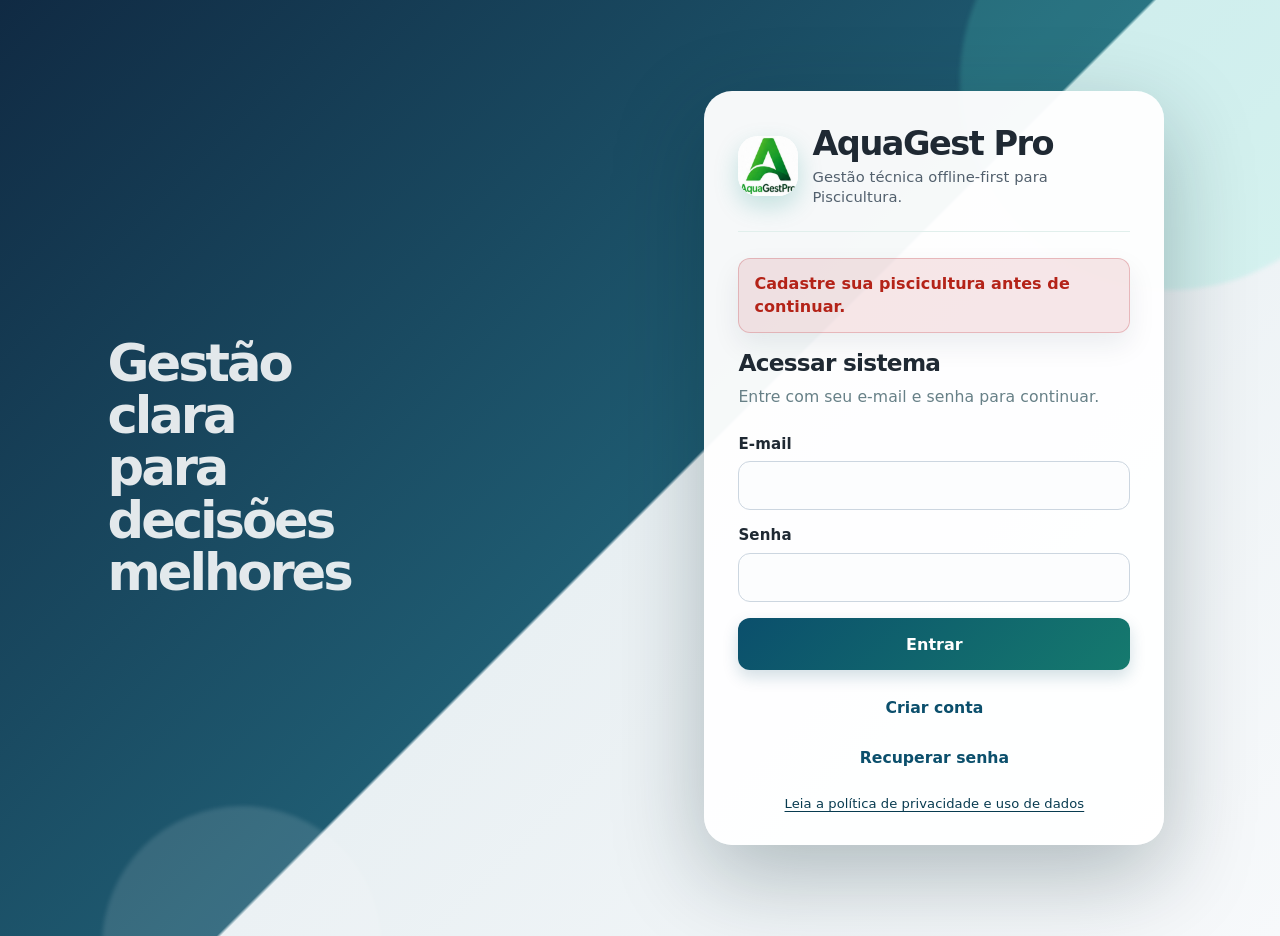
<file: index.html>
<!DOCTYPE html>
<html lang="pt-BR">
<head>
  <meta charset="utf-8" />

  <meta
    name="viewport"
    content="width=device-width, initial-scale=1, viewport-fit=cover"
  />

  <meta name="theme-color" content="#0f8f81" />
  <meta name="application-name" content="AquaGest Pro" />
  <meta
    name="description"
    content="AquaGest Pro — gestão técnica offline-first para Piscicultura, viveiros, produção, biometria, água, arraçoamento, estoque, financeiro e relatórios."
  />

  <meta name="mobile-web-app-capable" content="yes" />
  <meta name="apple-mobile-web-app-capable" content="yes" />
  <meta
    name="apple-mobile-web-app-status-bar-style"
    content="default"
  />
  <meta name="apple-mobile-web-app-title" content="AquaGest Pro" />

  <title>AquaGest Pro</title>

  <link rel="manifest" href="manifest.json" />

  <link
    rel="icon"
    type="image/png"
    sizes="192x192"
    href="icon-192.png"
  />

  <link
    rel="apple-touch-icon"
    href="icon-192.png"
  />

  <link rel="stylesheet" href="estilo.css" />
  
  
  

  <script>
    (function () {
      var params = new URLSearchParams(window.location.search);
      if (params.get("desktop") === "1") {
        document.documentElement.classList.add("desktop-mode");
      }
    })();
  </script>

  <style>
    /*
      Proteção mínima de boot.

      O controle principal continua sendo feito
      pelos arquivos CSS do AquaGest Pro.
    */

    .hidden {
      display: none !important;
    }

    .auth-panel {
      display: block;
    }

    .auth-panel.hidden {
      display: none !important;
    }

    .auth-panel.active {
      display: block;
    }
  </style>
</head>

<body>
  <div
    id="systemMessage"
    class="system-message hidden"
    aria-live="polite"
    role="status"
  ></div>

  <!-- =====================================================
       ÁREA PÚBLICA / AUTENTICAÇÃO
  ====================================================== -->

  <main id="publicArea" class="public-area">
    <div class="auth-layout">
      <section class="auth-card">
        <div class="auth-brand">
          <div class="brand-icon" aria-hidden="true">
            <img src="icon-192.png" alt="" />
          </div>

          <div>
            <h1>AquaGest Pro</h1>
            <p>Gestão técnica offline-first para Piscicultura.</p>
          </div>
        </div>

        <div
          id="authMessage"
          class="system-message hidden"
          aria-live="polite"
          role="status"
        ></div>

        <!-- Login -->

        <section
          id="loginPanel"
          class="auth-panel active"
          aria-labelledby="loginPanelTitle"
        >
          <h2 id="loginPanelTitle">Acessar sistema</h2>

          <p>
            Entre com seu e-mail e senha para continuar.
          </p>

          <form
            id="loginForm"
            class="form"
            autocomplete="off"
          >
            <label for="loginEmail">E-mail</label>

            <input
              id="loginEmail"
              name="email"
              type="text"
              autocomplete="off"
              inputmode="email"
              autocapitalize="none"
              spellcheck="false"
              data-lpignore="true"
              data-1p-ignore="true"
              required
            />

            <label for="loginPassword">Senha</label>

            <input
              id="loginPassword"
              name="password"
              type="password"
              autocomplete="current-password"
              required
            />

            <button
              class="primary-btn"
              type="submit"
            >
              Entrar
            </button>
          </form>

          <div class="auth-actions">
            <button
              id="showCreateAccountBtn"
              class="link-btn"
              type="button"
            >
              Criar conta
            </button>

            <button
              id="showRecoveryBtn"
              class="link-btn"
              type="button"
            >
              Recuperar senha
            </button>
          </div>
        </section>

        <!-- Criar conta -->

        <section
          id="createAccountPanel"
          class="auth-panel hidden"
          aria-labelledby="createAccountPanelTitle"
        >
          <h2 id="createAccountPanelTitle">Criar conta</h2>

          <p>
            Cadastre o proprietário responsável pela Piscicultura.
          </p>

          <form
            id="createAccountForm"
            class="form"
            autocomplete="on"
          >
            <label for="createName">
              Nome do proprietário
            </label>

            <input
              id="createName"
              name="name"
              type="text"
              autocomplete="name"
              required
            />

            <label for="createEmail">
              E-mail
            </label>

            <input
              id="createEmail"
              name="email"
              type="email"
              autocomplete="email"
              inputmode="email"
              required
            />

            <label for="createPassword">
              Senha
            </label>

            <input
              id="createPassword"
              name="password"
              type="password"
              autocomplete="new-password"
              required
            />

            <label for="createConfirmPassword">
              Confirmar senha
            </label>

            <input
              id="createConfirmPassword"
              name="confirmPassword"
              type="password"
              autocomplete="new-password"
              required
            />

            <label for="createSecurityQuestion">
              Pergunta de segurança
            </label>

            <input
              id="createSecurityQuestion"
              name="securityQuestion"
              type="text"
              required
            />

            <label for="createSecurityAnswer">
              Resposta de segurança
            </label>

            <input
              id="createSecurityAnswer"
              name="securityAnswer"
              type="text"
              autocomplete="off"
              required
            />

            <button
              class="primary-btn"
              type="submit"
            >
              Criar conta
            </button>
          </form>

          <div class="auth-actions">
            <button
              id="backToLoginFromCreateBtn"
              class="link-btn"
              type="button"
            >
              Voltar para login
            </button>
          </div>
        </section>

        <!-- Recuperação -->

        <section
          id="recoveryPanel"
          class="auth-panel hidden"
          aria-labelledby="recoveryPanelTitle"
        >
          <h2 id="recoveryPanelTitle">
            Recuperar senha
          </h2>

          <p>
            Informe o e-mail cadastrado ou o nome do proprietário
            para carregar a pergunta de segurança.
          </p>

          <form
            id="recoveryQuestionForm"
            class="form"
            autocomplete="off"
          >
            <label for="recoveryEmail">
              E-mail cadastrado ou nome do proprietário
            </label>

            <input
              id="recoveryEmail"
              name="email"
              type="text"
              autocomplete="username"
              required
            />

            <button
              class="primary-btn"
              type="submit"
            >
              Buscar pergunta
            </button>
          </form>

          <form
            id="resetPasswordForm"
            class="form hidden"
            autocomplete="off"
          >
            <label>
              Pergunta de segurança
            </label>

            <div
              id="recoveryQuestionText"
              class="readonly-box"
              aria-live="polite"
            >
              Aguardando identificação.
            </div>

            <label for="recoverySecurityAnswer">
              Resposta
            </label>

            <input
              id="recoverySecurityAnswer"
              name="securityAnswer"
              type="text"
              autocomplete="off"
              required
            />

            <label for="recoveryNewPassword">
              Nova senha
            </label>

            <input
              id="recoveryNewPassword"
              name="newPassword"
              type="password"
              autocomplete="new-password"
              required
            />

            <label for="recoveryConfirmPassword">
              Confirmar nova senha
            </label>

            <input
              id="recoveryConfirmPassword"
              name="confirmPassword"
              type="password"
              autocomplete="new-password"
              required
            />

            <button
              class="primary-btn"
              type="submit"
            >
              Redefinir senha
            </button>
          </form>

          <div class="auth-actions">
            <button
              id="backToLoginFromRecoveryBtn"
              class="link-btn"
              type="button"
            >
              Voltar para login
            </button>
          </div>
        </section>
        <p class="privacy-link"><a href="privacidade.html" target="_blank" rel="noopener">Leia a política de privacidade e uso de dados</a></p>
      </section>
    </div>
  </main>

  <!-- =====================================================
       ÁREA INTERNA
  ====================================================== -->

  <main
    id="appArea"
    class="app-shell hidden"
  >
    <aside
      id="sidebar"
      class="sidebar"
      aria-label="Menu principal"
    >
      <div class="brand">
        <div
          class="brand-icon"
          aria-hidden="true"
        >
          <img src="icon-192.png" alt="" />
        </div>

        <div>
          <h1>AquaGest Pro</h1>

          <span id="sidebarUserLabel">
            Usuário
          </span>
        </div>
      </div>

      <nav
        class="main-nav"
        aria-label="Módulos do AquaGest Pro"
      >
        <button
          class="nav-item nav-link nav-btn active"
          type="button"
          data-screen="dashboard"
        >
          Painel
        </button>

        <button
          class="nav-item nav-link nav-btn"
          type="button"
          data-screen="piscicultura"
        >
          Piscicultura
        </button>

        <button
          class="nav-item nav-link nav-btn"
          type="button"
          data-screen="viveiros"
        >
          Viveiros
        </button>

        <button
          class="nav-item nav-link nav-btn"
          type="button"
          data-screen="producao"
        >
          Produção
        </button>

        <button
          class="nav-item nav-link nav-btn"
          type="button"
          data-screen="biometria"
        >
          Biometria
        </button>

        <button
          class="nav-item nav-link nav-btn"
          type="button"
          data-screen="dimensionamento"
        >
          Dimensionamento
        </button>

        <button
          class="nav-item nav-link nav-btn"
          type="button"
          data-screen="sanidade"
        >
          Sanidade
        </button>

        <button
          class="nav-item nav-link nav-btn"
          type="button"
          data-screen="agua"
        >
          Água
        </button>

        <button
          class="nav-item nav-link nav-btn"
          type="button"
          data-screen="arracoamento"
        >
          Arraçoamento
        </button>

        <button
          class="nav-item nav-link nav-btn"
          type="button"
          data-screen="estoque"
        >
          Estoque
        </button>

        <button
          class="nav-item nav-link nav-btn"
          type="button"
          data-screen="financeiro"
        >
          Financeiro
        </button>

        <button
          class="nav-item nav-link nav-btn"
          type="button"
          data-screen="relatorios"
        >
          Relatórios
        </button>

        <button
          class="nav-item nav-link nav-btn"
          type="button"
          data-screen="configuracoes"
        >
          Configurações
        </button>
      </nav>

      <div class="sidebar-footer">
        <button
          id="themeToggleBtn"
          class="secondary-btn"
          type="button"
        >
          Alternar tema
        </button>

        <button
          id="logoutBtn"
          class="secondary-btn"
          type="button"
        >
          Sair
        </button>

        <small id="offlineStatus">
          Modo Online
        </small>
      </div>
    </aside>

    <section class="main-content">
      <header class="topbar">
        <button
          id="menuToggleBtn"
          class="icon-btn"
          type="button"
          aria-label="Abrir menu"
          aria-controls="sidebar"
        >
          ☰
        </button>

        <div>
          <h2 id="screenTitle">
            Painel
          </h2>

          <p id="screenSubtitle">
            Resumo geral do AquaGest Pro.
          </p>
        </div>
      </header>

      <!-- ===================================================
           STATUS GLOBAL
      ==================================================== -->

      <div class="status-grid">
        <div class="status-card">
          <strong>Banco local</strong>
          <span id="dbStatus">
            IndexedDB aguardando
          </span>
        </div>

        <div class="status-card">
          <strong>Aplicativo</strong>
          <span id="appStatus">
            Inicializando
          </span>
        </div>

        <div class="status-card">
          <strong>Service Worker</strong>
          <span id="swStatus">
            Aguardando registro
          </span>
        </div>

        <div class="status-card">
          <strong>Conexão</strong>
          <span id="connectionStatus">
            Verificando
          </span>
        </div>

        <div class="status-card">
          <strong>Autenticação</strong>
          <span id="authStatus">
            Não autenticado
          </span>
        </div>

        <div class="status-card">
          <strong>Piscicultura</strong>
          <span id="propertyStatus">
            Não cadastrada
          </span>
        </div>
      </div>

      <!-- ===================================================
           TELAS
      ==================================================== -->

      <section id="screens">

        <!-- Painel -->

        <section
          id="screen-dashboard"
          class="screen active"
        >
          <section class="page-card">
            <h3>Painel</h3>

            <p>
              Resumo da piscicultura e alertas do dia.
            </p>
          </section>
        </section>

        <!-- =================================================
             PISCICULTURA
        ================================================== -->

        <section
          id="screen-piscicultura"
          class="screen"
        >
          <section
            id="propertySummaryBox"
            class="page-card hidden"
          >
            <div class="toolbar">
              <div class="toolbar-title">
                <h3 id="propertySummaryTitle">
                  Piscicultura não cadastrada
                </h3>

                <span id="propertySummaryDescription">
                  Preencha os dados da piscicultura.
                </span>
              </div>
            </div>

            <div class="status-grid">
              <div class="status-card">
                <strong>
                  Código da Piscicultura
                </strong>

                <span id="propertySummaryId">
                  Código será gerado ao salvar
                </span>
              </div>

              <div class="status-card">
                <strong>
                  Responsável
                </strong>

                <span id="propertySummaryOwner">
                  Responsável não informado
                </span>
              </div>

              <div class="status-card">
                <strong>
                  Produção
                </strong>

                <span id="propertySummaryProduction">
                  Produção não informada
                </span>
              </div>

              <div class="status-card">
                <strong>
                  Sistema de cultivo
                </strong>

                <span id="propertySummarySystem">
                  Sistema de cultivo não informado
                </span>
              </div>
            </div>
          </section>

          <section class="page-card">
            <div class="toolbar">
              <div class="toolbar-title">
                <h3 id="propertyFormTitle">
                  Cadastrar piscicultura
                </h3>

                <span>
                  Dados gerais da unidade produtiva.
                </span>
              </div>
            </div>

            <form
              id="pisciculturaForm"
              class="form"
            >
              <div class="form-grid">
                <div>
                  <label for="property_name">
                    Nome da Piscicultura
                  </label>

                  <input
                    id="property_name"
                    name="name"
                    type="text"
                    required
                  />
                </div>

                <div>
                  <label for="property_ownerName">
                    Responsável
                  </label>

                  <input
                    id="property_ownerName"
                    name="ownerName"
                    type="text"
                    required
                  />
                </div>

                <div>
                  <label for="property_document">
                    CPF/CNPJ
                  </label>

                  <input
                    id="property_document"
                    name="document"
                    type="text"
                  />
                </div>

                <div>
                  <label for="property_email">
                    E-mail
                  </label>

                  <input
                    id="property_email"
                    name="email"
                    type="email"
                    inputmode="email"
                  />
                </div>

                <div>
                  <label for="property_phone">
                    Celular
                  </label>

                  <input
                    id="property_phone"
                    name="phone"
                    type="tel"
                    inputmode="tel"
                  />
                </div>

                <div>
                  <label for="property_city">
                    Município
                  </label>

                  <input
                    id="property_city"
                    name="city"
                    type="text"
                  />
                </div>

                <div>
                  <label for="property_state">
                    UF
                  </label>

                  <input
                    id="property_state"
                    name="state"
                    type="text"
                    maxlength="2"
                  />
                </div>

                <div>
                  <label for="property_address">
                    Endereço
                  </label>

                  <input
                    id="property_address"
                    name="address"
                    type="text"
                  />
                </div>

                <div>
                  <label for="property_area">
                    Área
                  </label>

                  <input
                    id="property_area"
                    name="area"
                    type="number"
                    min="0"
                    step="0.01"
                    inputmode="decimal"
                  />
                </div>

                <div>
                  <label for="property_areaUnit">
                    Unidade da área
                  </label>

                  <select
                    id="property_areaUnit"
                    name="areaUnit"
                  >
                    <option value="ha">
                      ha
                    </option>

                    <option value="m2">
                      m²
                    </option>
                  </select>
                </div>

                <div>
                  <label for="property_productionType">
                    Tipo de produção
                  </label>

                  <select
                    id="property_productionType"
                    name="productionType"
                  >
                    <option value="Tilápia">
                      Tilápia
                    </option>

                    <option value="Peixes nativos">
                      Peixes nativos
                    </option>

                    <option value="Policultivo">
                      Policultivo
                    </option>

                    <option value="Outro">
                      Outro
                    </option>
                  </select>
                </div>

                <div>
                  <label for="property_systemType">
                    Sistema de cultivo
                  </label>

                  <select
                    id="property_systemType"
                    name="systemType"
                  >
                    <option value="">
                      Selecione
                    </option>

                    <option value="Viveiro escavado">
                      Viveiro escavado
                    </option>

                    <option value="Tanque-rede">
                      Tanque-rede
                    </option>

                    <option value="Geomembrana">
                      Geomembrana
                    </option>

                    <option value="Recirculação">
                      Recirculação
                    </option>

                    <option value="Outro">
                      Outro
                    </option>
                  </select>
                </div>
              </div>

              <label for="property_notes">
                Observações
              </label>

              <textarea
                id="property_notes"
                name="notes"
                rows="3"
              ></textarea>

              <button
                id="propertySubmitBtn"
                class="primary-btn"
                type="submit"
              >
                <span id="propertySubmitText">
                  Salvar piscicultura
                </span>
              </button>
            </form>
          </section>
        </section>

        <!-- =================================================
             VIVEIROS
        ================================================== -->

        <section
          id="screen-viveiros"
          class="screen"
        >
          <section class="page-card">
            <div class="toolbar">
              <div class="toolbar-title">
                <h3 id="pondFormTitle">
                  Cadastrar viveiro
                </h3>

                <span>
                  Cadastro técnico dos viveiros da Piscicultura.
                </span>
              </div>
            </div>

            <form
              id="viveiroForm"
              class="form"
            >
              <input
                id="pond_id"
                name="id"
                type="hidden"
              />

              <div class="form-grid">
                <div>
                  <label for="pond_name">
                    Nome do viveiro
                  </label>

                  <input
                    id="pond_name"
                    name="name"
                    type="text"
                    required
                  />
                </div>

                <div>
                  <label for="pond_structureType">
                    Tipo de estrutura
                  </label>

                  <select
                    id="pond_structureType"
                    name="structureType"
                    required
                  >
                    <option value="">
                      Selecione
                    </option>

                    <option value="Viveiro escavado">
                      Viveiro escavado
                    </option>

                    <option value="Tanque-rede">
                      Tanque-rede
                    </option>

                    <option value="Geomembrana">
                      Geomembrana
                    </option>

                    <option value="Outro">
                      Outro
                    </option>
                  </select>
                </div>

                <div>
                  <label for="pond_areaM2">
                    Área (m²)
                  </label>

                  <input
                    id="pond_areaM2"
                    name="areaM2"
                    type="number"
                    min="0"
                    step="0.01"
                    inputmode="decimal"
                    required
                  />
                </div>

                <div>
                  <label for="pond_averageDepthM">
                    Profundidade média (m)
                  </label>

                  <input
                    id="pond_averageDepthM"
                    name="averageDepthM"
                    type="number"
                    min="0"
                    step="0.01"
                    inputmode="decimal"
                    required
                  />
                </div>

                <div>
                  <label for="pond_maxDensityKgM3">
                    Densidade máxima recomendada (kg/m³)
                  </label>

                  <input
                    id="pond_maxDensityKgM3"
                    name="maxDensityKgM3"
                    type="number"
                    min="0"
                    step="0.01"
                    inputmode="decimal"
                    required
                  />
                </div>

                <div>
                  <label for="pond_status">
                    Status
                  </label>

                  <select
                    id="pond_status"
                    name="status"
                  >
                    <option value="active">
                      Ativo
                    </option>

                    <option value="maintenance">
                      Manutenção
                    </option>

                    <option value="inactive">
                      Inativo
                    </option>
                  </select>
                </div>

                <div>
                  <label for="pond_volumeM3">
                    Volume estimado
                  </label>

                  <input
                    id="pond_volumeM3"
                    name="volumeM3"
                    type="text"
                    readonly
                    value="Calculado automaticamente"
                  />
                </div>

                <div>
                  <label for="pond_maxBiomassKg">
                    Biomassa máxima recomendada
                  </label>

                  <input
                    id="pond_maxBiomassKg"
                    name="maxBiomassKg"
                    type="text"
                    readonly
                    value="Calculada automaticamente"
                  />
                </div>

                <div>
                  <label for="pond_aeratorCount">
                    Quantidade de aeradores
                  </label>

                  <input
                    id="pond_aeratorCount"
                    name="aeratorCount"
                    type="number"
                    min="0"
                    step="1"
                    inputmode="numeric"
                  />
                </div>

                <div>
                  <label for="pond_aerationPowerHp">
                    Potência total de aeração (cv)
                  </label>

                  <input
                    id="pond_aerationPowerHp"
                    name="aerationPowerHp"
                    type="number"
                    min="0"
                    step="0.1"
                    inputmode="decimal"
                  />
                </div>

                <div>
                  <label for="pond_aeratorType">
                    Tipo de aerador
                  </label>

                  <input
                    id="pond_aeratorType"
                    name="aeratorType"
                    type="text"
                  />
                </div>
              </div>

              <label for="pond_notes">
                Observações
              </label>

              <textarea
                id="pond_notes"
                name="notes"
                rows="3"
              ></textarea>

              <div class="form-actions">
                <button
                  id="pondSubmitBtn"
                  class="primary-btn"
                  type="submit"
                >
                  <span id="pondSubmitText">
                    Salvar viveiro
                  </span>
                </button>

                <button
                  id="pondCancelEditBtn"
                  class="secondary-btn hidden"
                  type="button"
                >
                  Cancelar edição
                </button>
              </div>
            </form>
          </section>

          <section class="page-card">
            <div class="toolbar">
              <div class="toolbar-title">
                <h3>
                  Viveiros cadastrados
                </h3>

                <span>
                  Lista técnica dos viveiros da Piscicultura.
                </span>
              </div>
            </div>

            <div
              id="pondsEmptyState"
              class="empty-state"
            >
              Nenhum viveiro cadastrado.
            </div>

            <div
              id="pondsTableWrapper"
              class="table-wrapper hidden"
            ></div>
          </section>
        </section>

        <!-- =================================================
             PRODUÇÃO
        ================================================== -->

        <section
          id="screen-producao"
          class="screen"
        >
          <section class="page-card" data-prod-tab="lotes">
            <div class="toolbar">
              <div class="toolbar-title">
                <h3>
                  Entrada do lote
                </h3>

                <span>
                  Registro inicial do lote produtivo.
                </span>
              </div>
            </div>

            <form
              id="producaoForm"
              class="form"
            >
              <input
                id="production_cycleId"
                name="cycleId"
                type="hidden"
              />

              <input
                id="production_stockingId"
                name="stockingId"
                type="hidden"
              />

              <div class="form-grid">
                <div>
                  <label for="production_pondId">
                    Viveiro
                  </label>

                  <select
                    id="production_pondId"
                    name="pondId"
                    required
                  >
                    <option value="">
                      Selecione um viveiro ativo disponível
                    </option>
                  </select>
                </div>

                <div>
                  <label for="production_startDate">
                    Data de alojamento
                  </label>

                  <input
                    id="production_startDate"
                    name="startDate"
                    type="date"
                    required
                  />
                </div>

                <div>
                  <label for="production_species">
                    Espécie
                  </label>

                  <input
                    id="production_species"
                    name="species"
                    type="text"
                    value="Tilápia"
                    required
                  />
                </div>

                <div>
                  <label for="production_category">
                    Categoria
                  </label>

                  <select
                    id="production_category"
                    name="category"
                    required
                  >
                    <option value="">
                      Selecione
                    </option>

                    <option value="Alevino">
                      Alevino
                    </option>

                    <option value="Juvenil">
                      Juvenil
                    </option>

                    <option value="Terminação">
                      Terminação
                    </option>
                  </select>
                </div>

                <div>
                  <label for="production_supplier">
                    Fornecedor
                  </label>

                  <input
                    id="production_supplier"
                    name="supplier"
                    type="text"
                    required
                  />
                </div>

                <div>
                  <label for="production_cooperativeLotNumber">
                    Nº do lote (cooperativa)
                  </label>

                  <input
                    id="production_cooperativeLotNumber"
                    name="cooperativeLotNumber"
                    type="text"
                    placeholder="Opcional — ex.: 377"
                  />
                </div>

                <div>
                  <label for="production_stockingMortality">
                    Mortos no alojamento
                  </label>

                  <input
                    id="production_stockingMortality"
                    name="stockingMortality"
                    type="number"
                    min="0"
                    step="1"
                    inputmode="numeric"
                    placeholder="Opcional"
                  />
                </div>

                <div>
                  <label for="production_quantity">
                    Quantidade de peixes
                  </label>

                  <input
                    id="production_quantity"
                    name="quantity"
                    type="number"
                    min="1"
                    step="1"
                    inputmode="numeric"
                    required
                  />
                </div>

                <div>
                  <label for="production_averageWeightG">
                    Peso médio inicial (g)
                  </label>

                  <input
                    id="production_averageWeightG"
                    name="averageWeightG"
                    type="number"
                    min="0"
                    step="0.01"
                    inputmode="decimal"
                    required
                  />
                </div>

                <div>
                  <label for="production_targetWeightG">
                    Peso final desejado (g)
                  </label>

                  <input
                    id="production_targetWeightG"
                    name="targetWeightG"
                    type="number"
                    min="0"
                    step="0.01"
                    inputmode="decimal"
                    required
                  />
                </div>

                <div>
                  <label for="production_plannedCycleDays">
                    Duração planejada do ciclo (dias)
                  </label>

                  <input
                    id="production_plannedCycleDays"
                    name="plannedCycleDays"
                    type="number"
                    min="1"
                    step="1"
                    inputmode="numeric"
                    placeholder="180"
                  />
                </div>

                <div>
                  <label for="production_initialBiomassKg">
                    Biomassa inicial
                  </label>

                  <input
                    id="production_initialBiomassKg"
                    name="initialBiomassKg"
                    type="text"
                    readonly
                    value="Calculada automaticamente"
                  />
                </div>

                <div>
                  <label for="production_densityKgM3">
                    Densidade inicial
                  </label>

                  <input
                    id="production_densityKgM3"
                    name="densityKgM3"
                    type="text"
                    readonly
                    value="Calculada automaticamente"
                  />
                </div>

                <div>
                  <label for="production_capacityUsePercent">
                    Uso da capacidade
                  </label>

                  <input
                    id="production_capacityUsePercent"
                    name="capacityUsePercent"
                    type="text"
                    readonly
                    value="Calculado automaticamente"
                  />
                </div>

                <div>
                  <label for="production_technicalStatus">
                    Situação técnica
                  </label>

                  <input
                    id="production_technicalStatus"
                    name="technicalStatus"
                    type="text"
                    readonly
                    value="Aguardando dados"
                  />
                </div>
              </div>

              <label for="production_notes">
                Observações
              </label>

              <textarea
                id="production_notes"
                name="notes"
                rows="3"
              ></textarea>

              <div class="form-actions">
                <button
                  id="productionSubmitBtn"
                  class="primary-btn"
                  type="submit"
                >
                  <span id="productionSubmitText">
                    Registrar entrada do lote
                  </span>
                </button>

                <button
                  id="productionCancelEditBtn"
                  class="secondary-btn hidden"
                  type="button"
                >
                  Cancelar edição
                </button>
              </div>
            </form>
          </section>

          <section class="page-card" data-prod-tab="lotes">
            <div class="toolbar">
              <div class="toolbar-title">
                <h3>
                  Lotes ativos
                </h3>

                <span>
                  Lotes em produção na Piscicultura.
                </span>
              </div>
            </div>

            <div
              id="productionEmptyState"
              class="empty-state"
            >
              Nenhum lote ativo encontrado.
            </div>

            <div
              id="productionListWrapper"
              class="hidden"
            ></div>
          </section>
        </section>

        <!-- =================================================
             BIOMETRIA
        ================================================== -->

        <section
          id="screen-biometria"
          class="screen"
        >
          <section class="page-card">
            <div class="toolbar">
              <div class="toolbar-title">
                <h3>
                  Biometria
                </h3>

                <span>
                  Registro técnico de crescimento, biomassa, CAA
                  e recomendação alimentar.
                </span>
              </div>
            </div>

            <form
              id="biometriaForm"
              class="form"
            >
              <input
                id="biometria_id"
                name="id"
                type="hidden"
              />

              <input
                id="biometria_cycleId"
                name="cycleId"
                type="hidden"
              />

              <input
                id="biometria_pondIdHidden"
                name="pondId"
                type="hidden"
              />

              <div class="form-grid">
                <div>
                  <label for="biometria_activeLotId">
                    Lote ativo / viveiro
                  </label>

                  <select
                    id="biometria_activeLotId"
                    name="activeLotId"
                    required
                  >
                    <option value="">
                      Selecione um lote ativo
                    </option>
                  </select>
                </div>

                <div>
                  <label for="biometria_date">
                    Data
                  </label>

                  <input
                    id="biometria_date"
                    name="date"
                    type="date"
                    required
                  />
                </div>

                <div>
                  <label for="biometria_sampleCount">
                    Peixes amostrados
                  </label>

                  <input
                    id="biometria_sampleCount"
                    name="sampleCount"
                    type="number"
                    min="0"
                    step="1"
                    inputmode="numeric"
                  />
                </div>

                <div>
                  <label for="biometria_sampleTotalWeightG">
                    Peso total da amostra (g)
                  </label>

                  <input
                    id="biometria_sampleTotalWeightG"
                    name="sampleTotalWeightG"
                    type="number"
                    min="0"
                    step="0.01"
                    inputmode="decimal"
                  />
                </div>

                <div>
                  <label for="biometria_mortality">
                    Mortalidade no período
                  </label>

                  <input
                    id="biometria_mortality"
                    name="mortality"
                    type="number"
                    min="0"
                    step="1"
                    inputmode="numeric"
                  />
                </div>

                <div>
                  <label for="biometria_feedPeriodKg">
                    Ração fornecida no período (kg)
                  </label>

                  <input
                    id="biometria_feedPeriodKg"
                    name="feedPeriodKg"
                    type="number"
                    min="0"
                    step="0.001"
                    inputmode="decimal"
                  />
                </div>

                <div>
                  <label for="biometria_temperatureC">
                    Temperatura da água (°C)
                  </label>

                  <input
                    id="biometria_temperatureC"
                    name="temperatureC"
                    type="number"
                    step="0.1"
                    inputmode="decimal"
                  />
                </div>

                <div>
                  <label for="biometria_usedFeedingPercent">
                    % biomassa usado
                  </label>

                  <input
                    id="biometria_usedFeedingPercent"
                    name="usedFeedingPercent"
                    type="number"
                    min="0"
                    step="0.01"
                    inputmode="decimal"
                  />
                </div>

                <div>
                  <label for="biometria_mealsPerDay">
                    Tratos por dia
                  </label>

                  <input
                    id="biometria_mealsPerDay"
                    name="mealsPerDay"
                    type="number"
                    min="0"
                    step="1"
                    inputmode="numeric"
                  />
                </div>

                <div>
                  <label for="biometria_projectedFcr">
                    CAA projetada
                  </label>

                  <input
                    id="biometria_projectedFcr"
                    name="projectedFcr"
                    type="number"
                    min="0"
                    step="0.01"
                    inputmode="decimal"
                  />
                </div>

                <div>
                  <label for="biometria_averageWeightG">
                    Peso médio atual
                  </label>

                  <input
                    id="biometria_averageWeightG"
                    name="averageWeightG"
                    type="text"
                    readonly
                    value="Calculado automaticamente"
                  />
                </div>

                <div>
                  <label for="biometria_currentPopulation">
                    Saldo atual
                  </label>

                  <input
                    id="biometria_currentPopulation"
                    name="currentPopulation"
                    type="text"
                    readonly
                    value="Calculado automaticamente"
                  />
                </div>

                <div>
                  <label for="biometria_currentBiomassKg">
                    Biomassa atual
                  </label>

                  <input
                    id="biometria_currentBiomassKg"
                    name="currentBiomassKg"
                    type="text"
                    readonly
                    value="Calculada automaticamente"
                  />
                </div>

                <div>
                  <label for="biometria_feedTotalKg">
                    Total de ração do lote
                  </label>

                  <input
                    id="biometria_feedTotalKg"
                    name="feedTotalKg"
                    type="text"
                    readonly
                    value="Calculado automaticamente"
                  />
                </div>

                <div>
                  <label for="biometria_periodDays">
                    Dias do período
                  </label>

                  <input
                    id="biometria_periodDays"
                    name="periodDays"
                    type="text"
                    readonly
                    value="Calculado automaticamente"
                  />
                </div>

                <div>
                  <label for="biometria_gpdGDay">
                    GPD
                  </label>

                  <input
                    id="biometria_gpdGDay"
                    name="gpdGDay"
                    type="text"
                    readonly
                    value="Calculado automaticamente"
                  />
                </div>

                <div>
                  <label for="biometria_fcrPeriod">
                    CAA do período
                  </label>

                  <input
                    id="biometria_fcrPeriod"
                    name="fcrPeriod"
                    type="text"
                    readonly
                    value="Calculada automaticamente"
                  />
                </div>

                <div>
                  <label for="biometria_fcrTotal">
                    CAA geral
                  </label>

                  <input
                    id="biometria_fcrTotal"
                    name="fcrTotal"
                    type="text"
                    readonly
                    value="Calculada automaticamente"
                  />
                </div>

                <div>
                  <label for="biometria_currentDensityKgM3">
                    Densidade atual
                  </label>

                  <input
                    id="biometria_currentDensityKgM3"
                    name="currentDensityKgM3"
                    type="text"
                    readonly
                    value="Calculada automaticamente"
                  />
                </div>

                <div>
                  <label for="biometria_capacityUsePercent">
                    Uso da capacidade
                  </label>

                  <input
                    id="biometria_capacityUsePercent"
                    name="capacityUsePercent"
                    type="text"
                    readonly
                    value="Calculado automaticamente"
                  />
                </div>

                <div>
                  <label for="biometria_technicalStatus">
                    Situação técnica
                  </label>

                  <input
                    id="biometria_technicalStatus"
                    name="technicalStatus"
                    type="text"
                    readonly
                    value="Aguardando dados"
                  />
                </div>

                <div>
                  <label for="biometria_suggestedFeedingPercent">
                    % biomassa sugerido
                  </label>

                  <input
                    id="biometria_suggestedFeedingPercent"
                    name="suggestedFeedingPercent"
                    type="text"
                    readonly
                    value="Calculado automaticamente"
                  />
                </div>

                <div>
                  <label for="biometria_recommendedFeedDayKg">
                    Ração recomendada/dia
                  </label>

                  <input
                    id="biometria_recommendedFeedDayKg"
                    name="recommendedFeedDayKg"
                    type="text"
                    readonly
                    value="Calculada automaticamente"
                  />
                </div>

                <div>
                  <label for="biometria_recommendedFeedMealKg">
                    Ração recomendada/trato
                  </label>

                  <input
                    id="biometria_recommendedFeedMealKg"
                    name="recommendedFeedMealKg"
                    type="text"
                    readonly
                    value="Calculada automaticamente"
                  />
                </div>
              </div>

              <label for="biometria_notes">
                Observações
              </label>

              <textarea
                id="biometria_notes"
                name="notes"
                rows="3"
              ></textarea>

              <div class="form-actions">
                <button
                  id="biometriaSubmitBtn"
                  class="primary-btn"
                  type="submit"
                >
                  <span id="biometriaSubmitText">
                    Registrar biometria
                  </span>
                </button>

                <button
                  id="biometriaCancelEditBtn"
                  class="secondary-btn hidden"
                  type="button"
                >
                  Cancelar edição
                </button>
              </div>
            </form>
          </section>

          <section class="page-card">
            <div class="toolbar">
              <div class="toolbar-title">
                <h3>
                  Última biometria de cada lote
                </h3>

                <span>
                  O histórico completo com os indicadores fica em Desempenho.
                </span>
              </div>
            </div>

            <div
              id="biometriaEmptyState"
              class="empty-state"
            >
              Nenhuma biometria registrada.
            </div>

            <div
              id="biometriaListWrapper"
              class="hidden"
            ></div>
          </section>
        </section>

        <!-- =================================================
             PREVISÕES
        ================================================== -->

        <section
          id="screen-previsoes"
          class="screen"
        >
          <section class="page-card">
            <div class="toolbar">
              <div class="toolbar-title">
                <h3>Previsão de crescimento e biomassa</h3>
                <span>Modelo TGC com estimativa preliminar para apoio ao planejamento.</span>
              </div>
            </div>

            <form id="predictionForm" class="form">
              <div class="form-grid">
                <div>
                  <label for="prediction_startWeightG">Peso inicial (g)</label>
                  <input id="prediction_startWeightG" type="number" min="0.01" step="0.01" required />
                </div>
                <div>
                  <label for="prediction_endWeightG">Peso final observado (g)</label>
                  <input id="prediction_endWeightG" type="number" min="0.01" step="0.01" required />
                </div>
                <div>
                  <label for="prediction_temperatureC">Temperatura média (°C)</label>
                  <input id="prediction_temperatureC" type="number" min="0.1" step="0.1" required />
                </div>
                <div>
                  <label for="prediction_days">Dias observados</label>
                  <input id="prediction_days" type="number" min="1" step="1" required />
                </div>
                <div>
                  <label for="prediction_projectionDays">Dias para projeção (a partir do peso final)</label>
                  <input id="prediction_projectionDays" type="number" min="1" step="1" value="30" required />
                </div>
                <div>
                  <label for="prediction_population">Peixes vivos projetados</label>
                  <input id="prediction_population" type="number" min="0" step="1" required />
                </div>
              </div>
              <div class="form-actions">
                <button class="primary-btn" type="submit">Calcular pelo TGC</button>
              </div>
            </form>
          </section>

          <section class="page-card">
            <div class="status-grid prediction-results">
              <div class="status-card"><strong>TGC</strong><span id="prediction_tgcResult">Aguardando dados</span></div>
              <div class="status-card"><strong>Peso projetado</strong><span id="prediction_weightResult">Aguardando cálculo</span></div>
              <div class="status-card"><strong>Biomassa projetada</strong><span id="prediction_biomassResult">Aguardando cálculo</span></div>
            </div>
            <p id="prediction_status" class="technical-note">O resultado é uma estimativa e deve ser comparado aos dados reais.</p>
            <div class="form-actions">
              <button id="predictionTrainBtn" class="secondary-btn" type="button">Treinar modelo local com biometrias</button>
            </div>
            <p id="prediction_mlStatus" class="technical-note">O treinamento exige pelo menos 10 observações por variável (60 intervalos entre biometrias com temperatura).</p>
          </section>
        </section>

        <!-- =================================================
             DIMENSIONAMENTO BÁSICO
        ================================================== -->

        <section
          id="screen-dimensionamento"
          class="screen"
        >
          <section class="page-card dimensionamento-intro-card">
            <div class="toolbar">
              <div class="toolbar-title">
                <h3>Dimensionamento básico da aeração</h3>
                <span>Estimativa inicial de capacidade natural, biomassa excedente e potência dos aeradores.</span>
              </div>
            </div>

            <div class="dimensionamento-assumption">
              <strong>Regra de referência</strong>
              <span id="dimension_assumptionText">150 kg de peixe por 1.000 m² (1.500 kg/ha) sem aeração adicional e 493 kg adicionais por CV de aeração.</span>
              <small id="dimension_sourceText" class="technical-note"></small>
            </div>

            <form id="dimensionamentoForm" class="form" novalidate>
              <div class="form-grid">
                <div>
                  <label for="dimension_species">Espécie de peixe</label>
                  <input id="dimension_species" type="text" placeholder="Ex.: tilápia, tambaqui ou pirarucu" required />
                </div>
                <div>
                  <label for="dimension_targetProductionKg">Produção desejada (kg)</label>
                  <input id="dimension_targetProductionKg" type="number" min="0.01" step="0.01" placeholder="Ex.: 5.000" required />
                </div>
                <div>
                  <label for="dimension_pondAreaM2">Área total dos viveiros (m²)</label>
                  <input id="dimension_pondAreaM2" type="number" min="0.01" step="0.01" placeholder="Ex.: 1.000" required />
                </div>
                <div>
                  <label for="dimension_pondId">Usar área de um viveiro cadastrado (opcional)</label>
                  <select id="dimension_pondId"><option value="">Digitar a área manualmente</option></select>
                </div>
                <div>
                  <label for="dimension_equipmentPowerCv">Potência de cada aerador</label>
                  <input id="dimension_equipmentPowerCv" type="number" min="0.01" step="0.1" value="1.5" required />
                </div>
                <div>
                  <label for="dimension_powerUnit">Unidade da potência</label>
                  <select id="dimension_powerUnit"><option value="cv">CV (cavalo-vapor)</option><option value="hp">HP (convertido: 1 HP = 1,014 CV)</option></select>
                </div>
                <div>
                  <label for="dimension_measuredDo">OD medido agora (mg/L) — opcional</label>
                  <input id="dimension_measuredDo" type="number" min="0" step="0.1" inputmode="decimal" placeholder="Ex.: 3,8" />
                </div>
              </div>
              <details class="dimensionamento-params">
                <summary>Parâmetros da regra (editáveis) e fonte</summary>
                <div class="form-grid">
                  <div>
                    <label for="dimension_naturalKgPerM2">Capacidade natural sem aeração (kg/m²)</label>
                    <input id="dimension_naturalKgPerM2" type="number" min="0.01" step="0.01" inputmode="decimal" value="0.15" />
                  </div>
                  <div>
                    <label for="dimension_kgPerCvLow">Kg adicionais por CV — mínimo</label>
                    <input id="dimension_kgPerCvLow" type="number" min="1" step="1" value="493" />
                  </div>
                  <div>
                    <label for="dimension_kgPerCvHigh">Kg adicionais por CV — máximo</label>
                    <input id="dimension_kgPerCvHigh" type="number" min="1" step="1" value="493" />
                  </div>
                  <div>
                    <label for="dimension_source">Fonte / referência técnica</label>
                    <input id="dimension_source" type="text" placeholder="Ex.: autor, publicação, ano ou responsável técnico" />
                  </div>
                </div>
                <button id="dimension_resetParams" class="secondary-btn" type="button">Restaurar valores padrão</button>
              </details>
              <div class="form-actions">
                <button class="primary-btn" type="submit">Calcular dimensionamento</button>
              </div>
            </form>
          </section>

          <section class="page-card">
            <div class="status-grid dimensionamento-results">
              <div class="status-card"><strong>Capacidade natural</strong><span id="dimension_naturalCapacity">Aguardando cálculo</span></div>
              <div class="status-card"><strong>Densidade final</strong><span id="dimension_density">Aguardando cálculo</span></div>
              <div class="status-card"><strong>Biomassa excedente</strong><span id="dimension_additionalBiomass">Aguardando cálculo</span></div>
              <div class="status-card"><strong>Faixa de potência</strong><span id="dimension_powerRange">Aguardando cálculo</span></div>
              <div class="status-card"><strong>Aeradores estimados</strong><span id="dimension_aeratorCount">Aguardando cálculo</span></div>
              <div class="status-card"><strong>Potência instalada</strong><span id="dimension_installedPower">Aguardando cálculo</span></div>
              <div class="status-card"><strong>Capacidade cadastrada do viveiro</strong><span id="dimension_pondCapacity">Selecione um viveiro</span></div>
            </div>
            <div id="dimension_status" class="dimensionamento-alert" role="status" aria-live="polite">Informe os dados para avaliar a necessidade de aeração.</div>
            <p id="dimension_recommendation" class="technical-note">A recomendação será apresentada após o cálculo.</p>
            <p id="dimension_context" class="technical-note"></p>
            <div id="dimension_autoDecisionCard" class="dimensionamento-auto-card is-idle" role="status" aria-live="polite">
              <div>
                <span class="section-kicker">Decisão automática de manejo</span>
                <h4 id="dimension_autoDecision">Aguardando dados do dimensionamento</h4>
                <p id="dimension_autoAction">Preencha os dados para ativar a decisão automática baseada na biomassa e no horário local.</p>
              </div>
              <span id="dimension_autoDecisionTime">Atualização automática a cada minuto</span>
            </div>
          </section>

          <section class="page-card">
            <div class="toolbar-title">
              <h3>Regra de manejo horário</h3>
              <span>Lembrete de monitoramento. Quem decide é o oxigênio dissolvido medido: abaixo de 4 mg/L, ligar; abaixo de 2 mg/L, ligar tudo e suspender a ração.</span>
            </div>
            <div class="table-wrapper dimensionamento-table-wrapper">
              <table class="dimensionamento-table">
                <thead>
                  <tr><th>Horário</th><th>Objetivo do manejo</th><th>Justificativa técnica</th></tr>
                </thead>
                <tbody>
                  <tr><td>15:00–17:00</td><td>Quebrar a estratificação</td><td>Misturar a camada superficial e a água do fundo, reduzindo diferenças de temperatura e oxigênio.</td></tr>
                  <tr><td>18:00–22:00</td><td>Medir o OD</td><td>Costuma haver oxigênio acumulado do dia, mas a decisão é pelo OD: abaixo de 4 mg/L, ligar a aeração em qualquer horário.</td></tr>
                  <tr><td>23:00–06:00</td><td>Oxigenação de emergência</td><td>Período crítico sem fotossíntese: peixes, algas e matéria orgânica continuam consumindo oxigênio.</td></tr>
                </tbody>
              </table>
            </div>
          </section>

          <section class="page-card dimensionamento-reference-card">
            <h3>Limites de uso</h3>
            <p>Este módulo aplica as regras informadas para uma estimativa básica. Não substitui projeto de aeração, medição de oxigênio dissolvido, avaliação hidráulica ou orientação de responsável técnico.</p>
            <ul class="dimensionamento-reference-list">
              <li>Considere espécie, profundidade, renovação de água, taxa de arraçoamento, matéria orgânica e clima.</li>
              <li>Use a capacidade real do aerador (CV, vazão e eficiência), não apenas a potência nominal.</li>
              <li>Para aprofundamento, consulte o guia técnico da Embrapa Pesca, a Panorama da Aquicultura e os materiais de capacitação da CPT.</li>
            </ul>
          </section>
        </section>

        <!-- =================================================
             SANIDADE
        ================================================== -->

        <section
          id="screen-sanidade"
          class="screen"
        >
          <section class="page-card">
            <div class="toolbar">
              <div class="toolbar-title">
                <h3>Sanidade do lote</h3>
                <span>Registre sinais, ocorrência, conduta e mortalidade relacionada.</span>
              </div>
            </div>
            <form id="sanidadeForm" class="form">
              <div class="form-grid">
                <div>
                  <label for="health_date">Data</label>
                  <input id="health_date" type="date" required />
                </div>
                <div>
                  <label for="health_cycleId">Lote produtivo</label>
                  <select id="health_cycleId"><option value="">Sem vínculo com lote</option></select>
                </div>
                <div>
                  <label for="health_occurrenceType">Ocorrência</label>
                  <select id="health_occurrenceType" required>
                    <option value="">Selecione</option>
                    <option>Suspeita clínica</option><option>Doença</option><option>Parasita</option>
                    <option>Ferimento</option><option>Tratamento preventivo</option><option>Observação sanitária</option>
                  </select>
                </div>
                <div>
                  <label for="health_severity">Gravidade</label>
                  <select id="health_severity"><option>Baixa</option><option>Moderada</option><option>Alta</option><option>Crítica</option></select>
                </div>
                <div>
                  <label for="health_mortalityCount">Mortalidade relacionada (entra no saldo do lote — não lance de novo no Arraçoamento)</label>
                  <input id="health_mortalityCount" type="number" min="0" step="1" value="0" />
                </div>
                <div>
                  <label for="health_medication">Medicamento/produto</label>
                  <input id="health_medication" type="text" />
                </div>
              </div>
              <label for="health_signs">Sinais observados</label>
              <textarea id="health_signs" rows="2" placeholder="Comportamento, lesões, apetite ou alterações observadas"></textarea>
              <label for="health_diagnosis">Hipótese/diagnóstico técnico</label>
              <textarea id="health_diagnosis" rows="2"></textarea>
              <label for="health_treatment">Conduta/tratamento</label>
              <textarea id="health_treatment" rows="2"></textarea>
              <label for="health_notes">Observações</label>
              <textarea id="health_notes" rows="2"></textarea>
              <div class="form-actions"><button class="primary-btn" type="submit">Salvar registro sanitário</button></div>
            </form>
          </section>
          <section class="page-card">
            <h3>Histórico sanitário</h3>
            <div id="healthEmptyState" class="empty-state">Nenhum registro sanitário.</div>
            <div id="healthListWrapper" class="hidden"></div>
          </section>
        </section>

        <!-- =================================================
             TELAS DINÂMICAS
        ================================================== -->

        <section
          id="screen-agua"
          class="screen"
        ></section>

        <section
          id="screen-arracoamento"
          class="screen"
        ></section>

        <section
          id="screen-estoque"
          class="screen"
        ></section>

        <section
          id="screen-financeiro"
          class="screen"
        ></section>

        <!-- =================================================
             RELATÓRIOS
        ================================================== -->

        <section
          id="screen-relatorios"
          class="screen"
        >
          <section class="page-card">
            <h3>
              Relatórios
            </h3>

            <p>
              Relatórios técnicos, exportações e fichas das cooperativas.
            </p>
          </section>
        </section>

        <!-- =================================================
             CONFIGURAÇÕES
        ================================================== -->

        <section
          id="screen-configuracoes"
          class="screen"
        >
          <section class="page-card">
            <h3>
              Configurações
            </h3>

            <p>
              Configurações gerais do AquaGest Pro.
            </p>
          </section>
        </section>
      </section>
    </section>
  </main>

  <!-- =====================================================
       INFRAESTRUTURA CENTRAL
  ====================================================== -->

  <script src="app.js"></script>
  
  
  
  
  
  
  
  
  
  

  <!-- =====================================================
       AUTENTICAÇÃO
  ====================================================== -->

  
  
  

  <!-- =====================================================
       PISCICULTURA
  ====================================================== -->

  
  
  

  <!-- =====================================================
       VIVEIROS
  ====================================================== -->

  
  

  <!-- =====================================================
       PRODUÇÃO
  ====================================================== -->

  
  
  
  
  
  

  <!-- =====================================================
       BIOMETRIA
  ====================================================== -->

  
  
  
  
  
  
  
  
  
  

  <!-- =====================================================
       ÁGUA
  ====================================================== -->

  
  

  <!-- =====================================================
       ARRAÇOAMENTO
  ====================================================== -->

  
  
  
  
  
  
  

  <!-- =====================================================
       ESTOQUE
  ====================================================== -->

  
  

  <!-- =====================================================
       FINANCEIRO
  ====================================================== -->

  
  

  <!-- =====================================================
       INFRAESTRUTURA GLOBAL DE DATAS
  ====================================================== -->

  
  

  <!-- =====================================================
       ORQUESTRADOR GLOBAL — SEMPRE POR ÚLTIMO
  ====================================================== -->

  
  
  
  
</body>
</html>
</file>
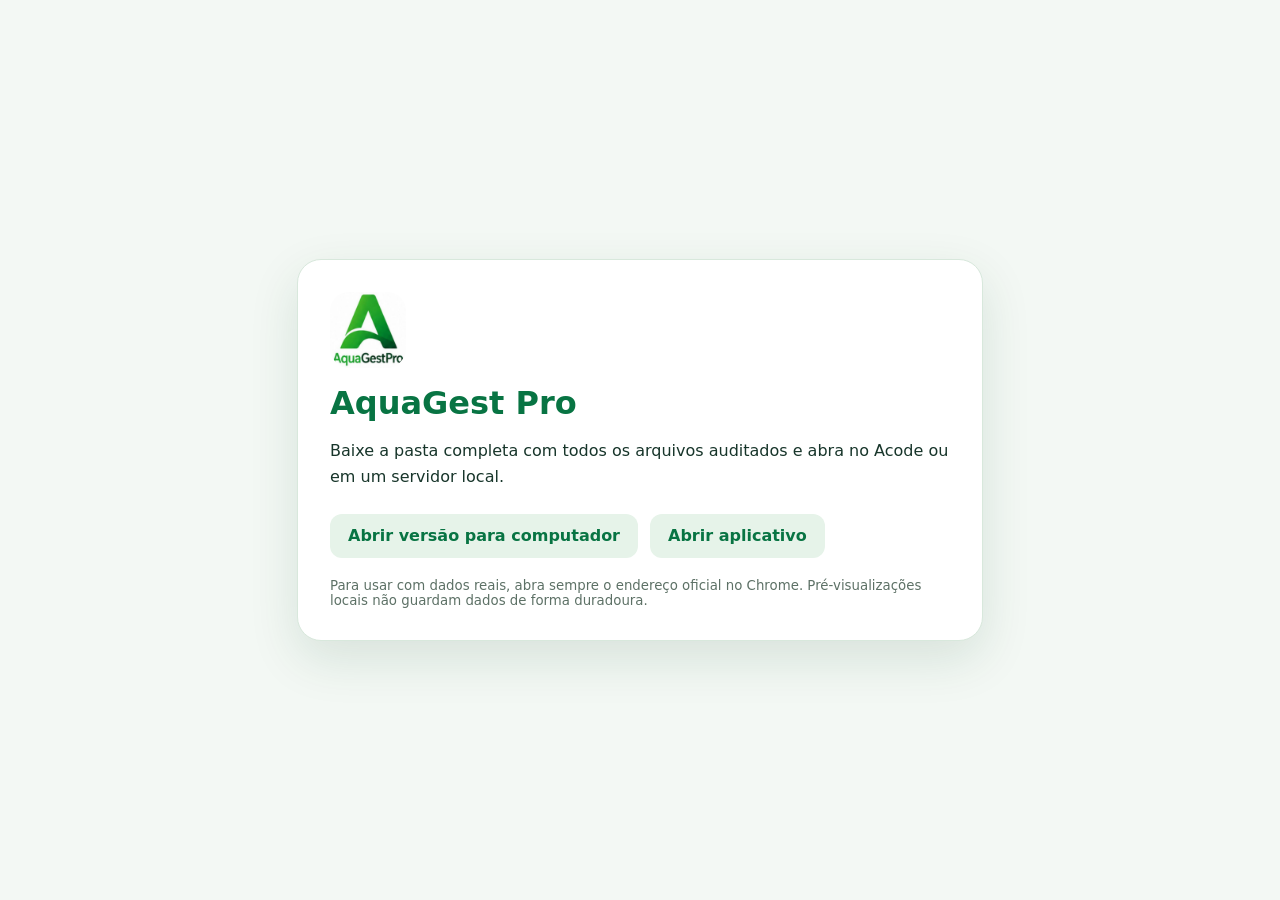
<file: baixar.html>
<!doctype html>
<html lang="pt-BR">
  <head>
    <meta charset="utf-8" />
    <meta name="viewport" content="width=device-width, initial-scale=1" />
    <meta name="theme-color" content="#087443" />
    <title>Baixar AquaGest Pro</title>
    <style>
      :root { color-scheme: light; font-family: Inter, system-ui, sans-serif; }
      body { margin: 0; min-height: 100vh; display: grid; place-items: center; background: #f3f8f4; color: #17352a; }
      main { width: min(92vw, 620px); padding: 32px; background: #fff; border: 1px solid #d8e8dc; border-radius: 24px; box-shadow: 0 18px 50px rgba(17, 75, 44, .12); }
      img { width: 76px; height: 76px; object-fit: contain; border-radius: 20px; margin-bottom: 12px; }
      h1 { margin: 0 0 8px; color: #087443; }
      p { line-height: 1.6; }
      .actions { display: flex; flex-wrap: wrap; gap: 12px; margin-top: 24px; }
      a { display: inline-flex; align-items: center; justify-content: center; min-height: 44px; padding: 0 18px; border-radius: 12px; background: #087443; color: #fff; text-decoration: none; font-weight: 700; }
      a.secondary { background: #e6f3e9; color: #087443; }
      small { display: block; margin-top: 20px; color: #5d7166; }
    </style>
  </head>
  <body>
    <main>
      <img src="icon-192.png" alt="Logo AquaGest Pro" />
      <h1>AquaGest Pro</h1>
      <p>Baixe a pasta completa com todos os arquivos auditados e abra no Acode ou em um servidor local.</p>
      <div class="actions">
        <a class="secondary" href="desktop.html">Abrir versão para computador</a>
        <a class="secondary" href="index.html">Abrir aplicativo</a>
      </div>
      <small>Para usar com dados reais, abra sempre o endereço oficial no Chrome. Pré-visualizações locais não guardam dados de forma duradoura.</small>
    </main>
  </body>
</html>
</file>
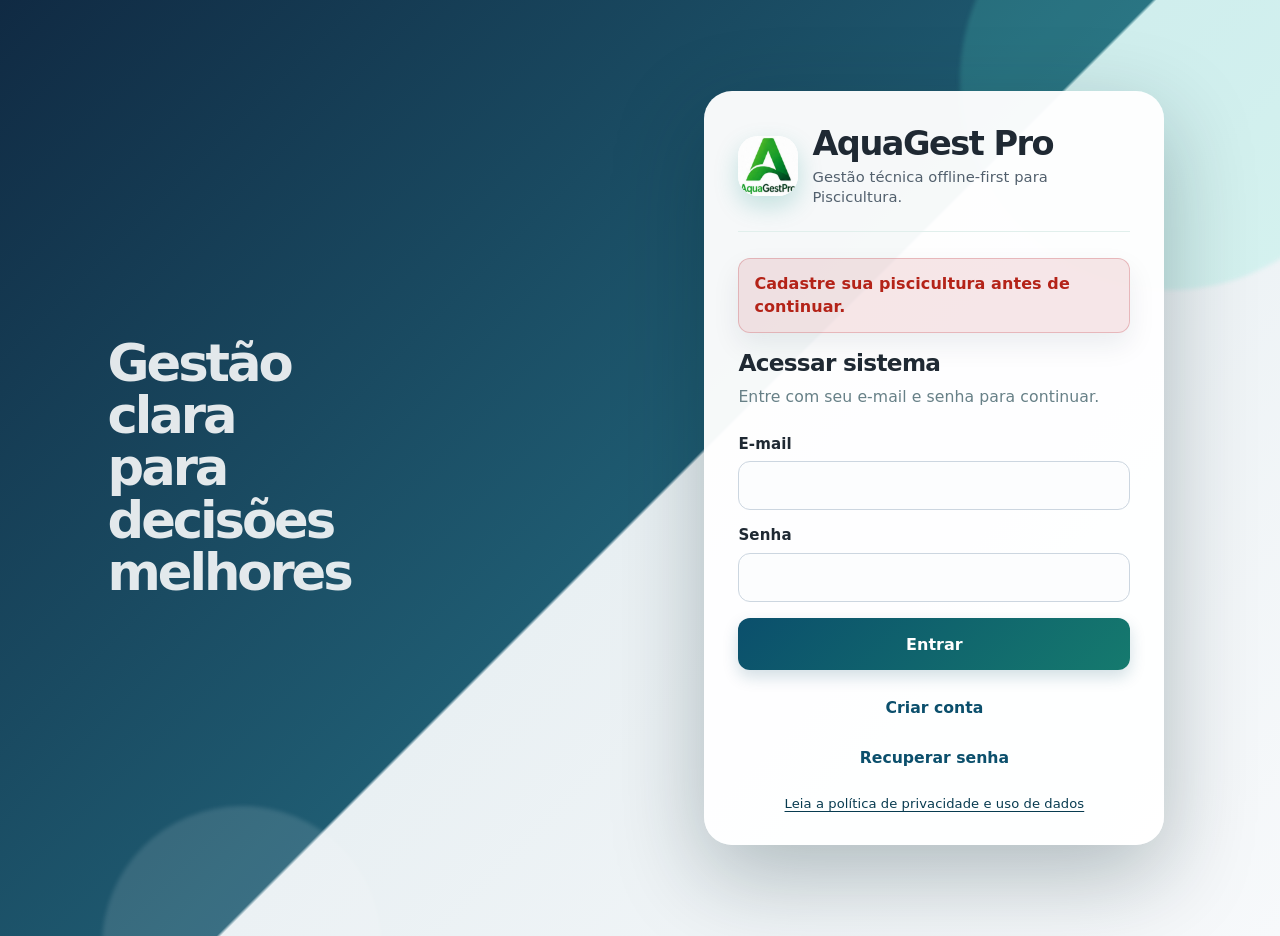
<file: desktop.html>
<!doctype html>
<html lang="pt-BR">
  <head>
    <meta charset="utf-8" />
    <meta name="viewport" content="width=device-width, initial-scale=1" />
    <meta http-equiv="refresh" content="0; url=index.html?desktop=1" />
    <title>AquaGest Pro — Computador</title>
  </head>
  <body>
    <p>Abrindo a versão para computador…</p>
    <p><a href="index.html?desktop=1">Clique aqui se a abertura não acontecer.</a></p>
    <script>window.location.replace("index.html?desktop=1");</script>
  </body>
</html>
</file>
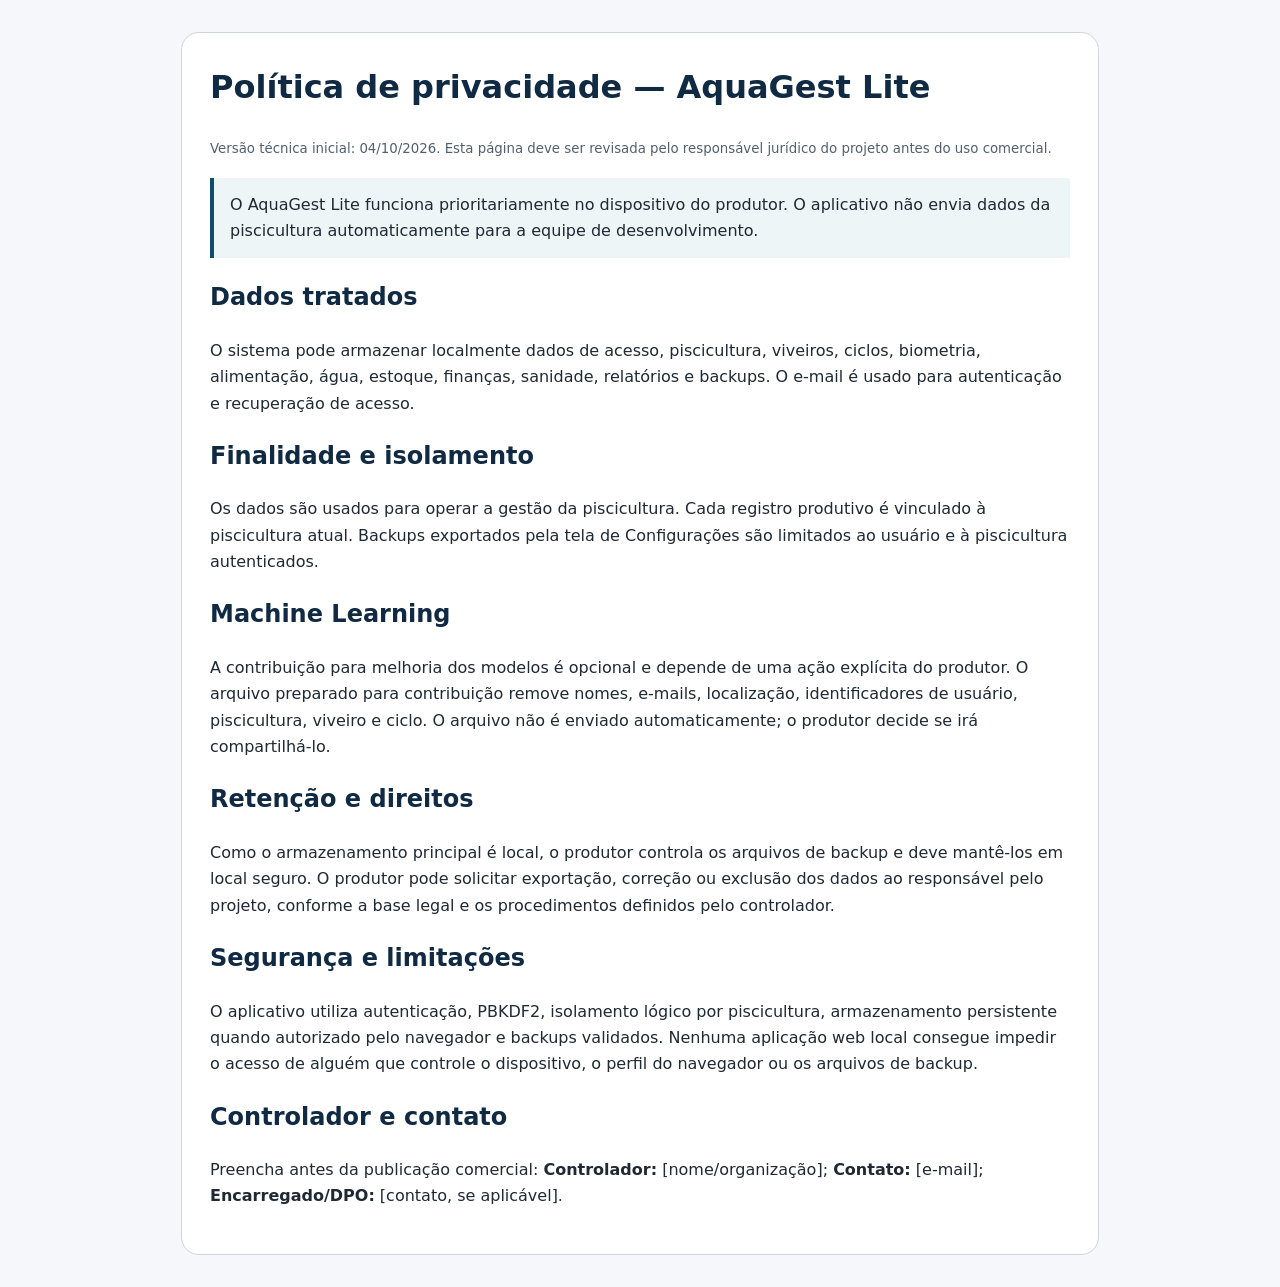
<file: privacidade.html>
<!doctype html>
<html lang="pt-BR">
  <head>
    <meta charset="utf-8" />
    <meta name="viewport" content="width=device-width, initial-scale=1" />
    <meta name="theme-color" content="#102a43" />
    <title>Política de privacidade — AquaGest Lite</title>
    <style>
      :root { font-family: Inter, system-ui, sans-serif; color: #1f2933; background: #f5f7fa; }
      body { margin: 0; line-height: 1.65; }
      main { width: min(92vw, 860px); margin: 32px auto; padding: 28px; background: #fff; border: 1px solid #ccd6e0; border-radius: 18px; }
      h1, h2 { color: #102a43; }
      h1 { margin-top: 0; }
      .notice { padding: 14px 16px; background: #edf5f7; border-left: 4px solid #0b4f6c; }
      small { color: #52606d; }
    </style>
  </head>
  <body>
    <main>
      <h1>Política de privacidade — AquaGest Lite</h1>
      <small>Versão técnica inicial: 04/10/2026. Esta página deve ser revisada pelo responsável jurídico do projeto antes do uso comercial.</small>
      <p class="notice">O AquaGest Lite funciona prioritariamente no dispositivo do produtor. O aplicativo não envia dados da piscicultura automaticamente para a equipe de desenvolvimento.</p>
      <h2>Dados tratados</h2>
      <p>O sistema pode armazenar localmente dados de acesso, piscicultura, viveiros, ciclos, biometria, alimentação, água, estoque, finanças, sanidade, relatórios e backups. O e-mail é usado para autenticação e recuperação de acesso.</p>
      <h2>Finalidade e isolamento</h2>
      <p>Os dados são usados para operar a gestão da piscicultura. Cada registro produtivo é vinculado à piscicultura atual. Backups exportados pela tela de Configurações são limitados ao usuário e à piscicultura autenticados.</p>
      <h2>Machine Learning</h2>
      <p>A contribuição para melhoria dos modelos é opcional e depende de uma ação explícita do produtor. O arquivo preparado para contribuição remove nomes, e-mails, localização, identificadores de usuário, piscicultura, viveiro e ciclo. O arquivo não é enviado automaticamente; o produtor decide se irá compartilhá-lo.</p>
      <h2>Retenção e direitos</h2>
      <p>Como o armazenamento principal é local, o produtor controla os arquivos de backup e deve mantê-los em local seguro. O produtor pode solicitar exportação, correção ou exclusão dos dados ao responsável pelo projeto, conforme a base legal e os procedimentos definidos pelo controlador.</p>
      <h2>Segurança e limitações</h2>
      <p>O aplicativo utiliza autenticação, PBKDF2, isolamento lógico por piscicultura, armazenamento persistente quando autorizado pelo navegador e backups validados. Nenhuma aplicação web local consegue impedir o acesso de alguém que controle o dispositivo, o perfil do navegador ou os arquivos de backup.</p>
      <h2>Controlador e contato</h2>
      <p>Preencha antes da publicação comercial: <strong>Controlador:</strong> [nome/organização]; <strong>Contato:</strong> [e-mail]; <strong>Encarregado/DPO:</strong> [contato, se aplicável].</p>
    </main>
  </body>
</html>
</file>
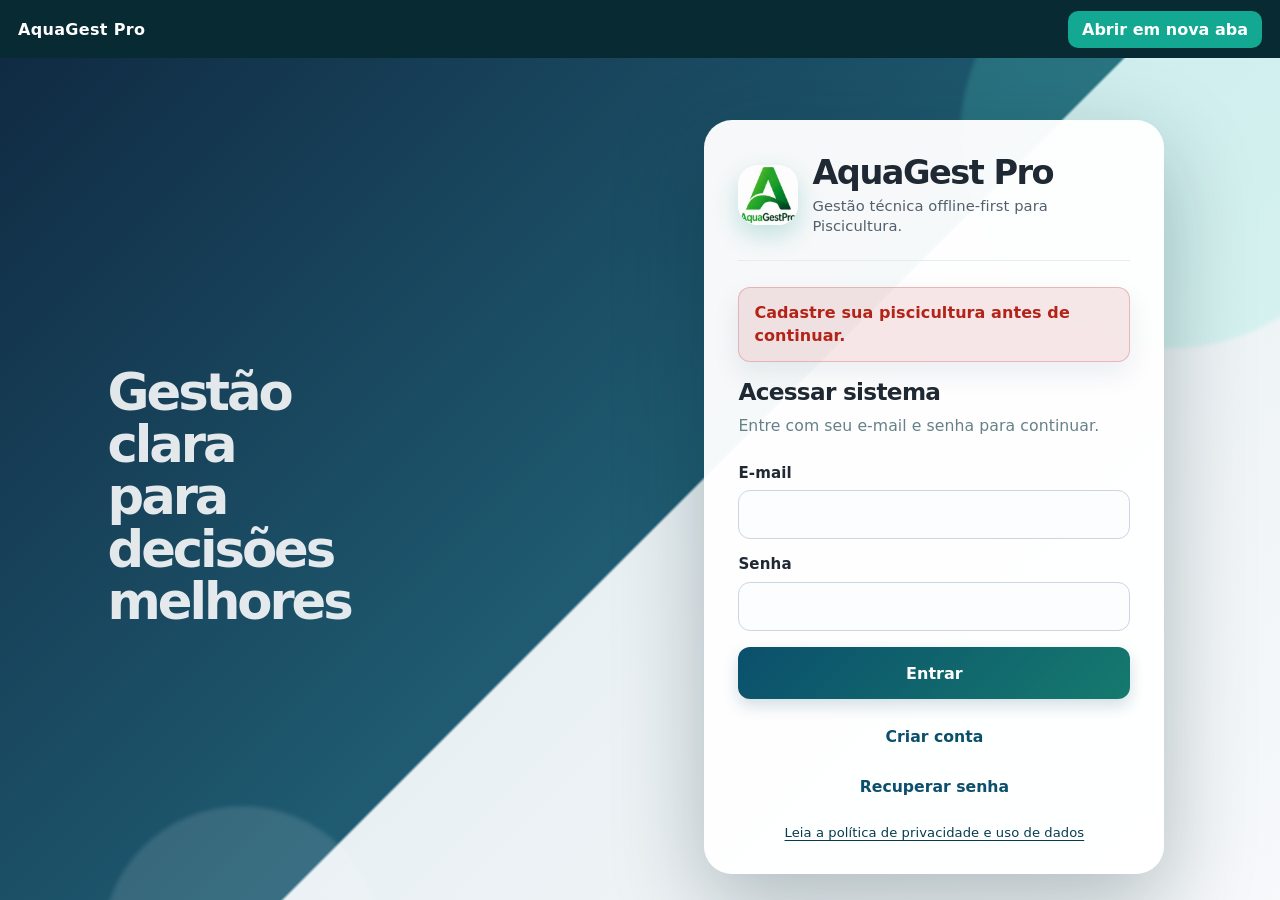
<file: usar-aquagest.html>
<!doctype html>
<html lang="pt-BR">
<head><meta charset="utf-8"><meta name="viewport" content="width=device-width,initial-scale=1"><meta name="theme-color" content="#0b8f83"><title>AquaGest Pro — abrir aplicativo</title><style>*{box-sizing:border-box}body{margin:0;background:#eef7f5;color:#12343a;font:16px system-ui,-apple-system,Segoe UI,sans-serif}header{height:58px;display:flex;align-items:center;justify-content:space-between;padding:0 18px;background:#082a32;color:#fff}header strong{letter-spacing:.02em}a{color:inherit}.open{padding:9px 14px;border-radius:10px;background:#12a891;color:#fff;text-decoration:none;font-weight:700}.app{height:calc(100vh - 58px);width:100%;border:0;display:block;background:#eef7f5}</style></head>
<body><header><strong>AquaGest Pro</strong><a class="open" href="index.html">Abrir em nova aba</a></header><iframe class="app" src="index.html" title="Aplicativo AquaGest Pro"></iframe><noscript><p>Ative o JavaScript para usar o aplicativo.</p></noscript></body>
</html>
</file>
<file: estilo.css>
/* ===== css/style.css ===== */
/*
  AquaGest Pro
  Arquivo: css/style.css
  Etapa: layout base / módulos integrados
  Versão: style-layout-v4-estavel
  Status: layout limpo, mobile consistente, datas manuais e gráficos preparados
*/

/* =========================================================
   Variáveis globais
========================================================= */

:root {
  color-scheme: light;

  --color-primary: #0f766e;
  --color-primary-dark: #115e59;
  --color-primary-soft: #ccfbf1;
  --color-primary-light: #dff6f3;

  --color-nav: #071b24;
  --color-nav-soft: #0b2a35;

  --color-bg: #f3f7f6;
  --color-surface: #ffffff;
  --color-surface-soft: #f1f5f9;
  --color-border: #dbe8e7;

  --color-text: #102a32;
  --color-muted: #607982;

  --color-danger: #be3f45;
  --color-warning: #b56b09;
  --color-success: #15805f;
  --color-info: #3178a8;

  --shadow-sm: 0 8px 20px rgba(13, 54, 62, 0.06);
  --shadow-soft: 0 12px 32px rgba(13, 54, 62, 0.08);
  --shadow-card: 0 18px 48px rgba(13, 54, 62, 0.12);
  --shadow-strong: 0 28px 80px rgba(7, 27, 36, 0.22);

  --radius-xl: 24px;
  --radius-lg: 18px;
  --radius-md: 12px;
  --radius-sm: 8px;

  --sidebar-width: 280px;
  --topbar-height: 76px;

  --transition-fast: 160ms ease;
  --transition-normal: 240ms ease;

  --primary-color: var(--color-primary);
  --card-bg: var(--color-surface);
  --text-color: var(--color-text);
}

[data-theme="dark"] {
  color-scheme: dark;

  --color-bg: #020617;
  --color-surface: #0f172a;
  --color-surface-soft: #111827;
  --color-border: #1e293b;

  --color-text: #e2e8f0;
  --color-muted: #94a3b8;

  --color-primary-soft: #134e4a;
  --color-primary-light: #123f3c;

  --color-nav: #020617;
  --color-nav-soft: #0f172a;

  --shadow-sm: 0 8px 20px rgba(0, 0, 0, 0.28);
  --shadow-soft: 0 12px 32px rgba(0, 0, 0, 0.34);
  --shadow-card: 0 18px 48px rgba(0, 0, 0, 0.42);
  --shadow-strong: 0 28px 80px rgba(0, 0, 0, 0.52);
}

/* =========================================================
   Base
========================================================= */

* {
  box-sizing: border-box;
}

html {
  min-height: 100%;
  background: var(--color-bg);
  -webkit-text-size-adjust: 100%;
}

body {
  margin: 0;
  min-height: 100vh;
  font-family: Inter, system-ui, -apple-system, BlinkMacSystemFont, "Segoe UI", Arial, Helvetica, sans-serif;
  background:
    radial-gradient(circle at top left, rgba(15, 118, 110, 0.10), transparent 32%),
    var(--color-bg);
  color: var(--color-text);
  overflow-x: hidden;
}

button,
input,
select,
textarea {
  font: inherit;
}

button {
  cursor: pointer;
}

button:disabled,
input:disabled,
select:disabled,
textarea:disabled {
  cursor: not-allowed;
  opacity: 0.65;
}

a {
  color: inherit;
}

.hidden {
  display: none !important;
}

::selection {
  background: var(--color-primary);
  color: #ffffff;
}

/* =========================================================
   Mensagens
========================================================= */

.system-message {
  width: 100%;
  padding: 13px 15px;
  border-radius: var(--radius-md);
  margin-bottom: 16px;
  border: 1px solid var(--color-border);
  background: var(--color-surface);
  color: var(--color-text);
  font-weight: 750;
  line-height: 1.45;
  box-shadow: var(--shadow-soft);
}

.system-message.success {
  background: rgba(21, 128, 95, 0.12);
  border-color: rgba(21, 128, 95, 0.28);
  color: var(--color-success);
}

.system-message.warning {
  background: rgba(181, 107, 9, 0.13);
  border-color: rgba(181, 107, 9, 0.30);
  color: var(--color-warning);
}

.system-message.error {
  background: rgba(190, 63, 69, 0.12);
  border-color: rgba(190, 63, 69, 0.28);
  color: var(--color-danger);
}

/* =========================================================
   Área pública — Login / Criar conta / Recuperar senha
========================================================= */

.public-area {
  min-height: 100vh;
  width: 100%;
  padding: 18px;
  background:
    radial-gradient(circle at 12% 8%, rgba(15, 118, 110, 0.28), transparent 34%),
    radial-gradient(circle at 90% 20%, rgba(49, 120, 168, 0.16), transparent 34%),
    linear-gradient(135deg, var(--color-nav), var(--color-nav-soft));
  display: flex;
  align-items: flex-start;
  justify-content: center;
}

.auth-layout {
  width: 100%;
  min-height: auto;
  display: flex;
  align-items: flex-start;
  justify-content: center;
  padding-top: 18px;
  padding-bottom: 28px;
}

.auth-card {
  width: 100%;
  max-width: 480px;
  background: var(--color-surface);
  border: 1px solid rgba(255, 255, 255, 0.12);
  border-radius: 28px;
  box-shadow: var(--shadow-strong);
  padding: 28px;
}

.auth-brand {
  display: flex;
  align-items: center;
  gap: 14px;
  margin-bottom: 24px;
}

.brand-icon {
  width: 46px;
  height: 46px;
  min-width: 46px;
  border-radius: 15px;
  background: linear-gradient(135deg, var(--color-primary), #14b8a6);
  color: #ffffff;
  display: grid;
  place-items: center;
  font-weight: 900;
  font-size: 1.25rem;
  box-shadow: 0 12px 28px rgba(15, 118, 110, 0.26);
}

.auth-brand .brand-icon {
  width: 60px;
  height: 60px;
  min-width: 60px;
  border-radius: 20px;
  font-size: 1.65rem;
}

.auth-brand h1 {
  margin: 0;
  color: var(--color-text);
  font-size: 1.55rem;
  line-height: 1.12;
  letter-spacing: -0.03em;
}

.auth-brand p {
  margin: 5px 0 0;
  color: var(--color-muted);
  font-size: 0.92rem;
  line-height: 1.35;
}

.auth-panel {
  display: block;
}

.auth-panel.hidden {
  display: none !important;
}

.auth-panel.active {
  display: block;
}

.auth-panel h2 {
  margin: 0 0 8px;
  color: var(--color-text);
  font-size: 1.45rem;
  letter-spacing: -0.02em;
}

.auth-panel p {
  margin: 0 0 18px;
  color: var(--color-muted);
  font-size: 0.98rem;
  line-height: 1.5;
}

.auth-actions {
  display: flex;
  flex-direction: column;
  align-items: stretch;
  gap: 8px;
  margin-top: 16px;
}

/* =========================================================
   Formulários
========================================================= */

.form,
form {
  max-width: 100%;
}

.form {
  display: flex;
  flex-direction: column;
  gap: 8px;
  margin: 0;
  padding: 0;
}

.form label,
label {
  display: block;
  margin: 8px 0 0;
  color: var(--color-text);
  font-weight: 800;
  font-size: 0.94rem;
  line-height: 1.25;
}

.form input,
.form select,
.form textarea,
input,
select,
textarea {
  max-width: 100%;
}

.form input,
.form select,
.form textarea {
  display: block;
  width: 100%;
  height: 49px;
  min-height: 49px;
  margin: 0;
  padding: 11px 13px;
  border: 1px solid #cbd5e1;
  border-radius: 14px;
  background: var(--color-surface);
  color: var(--color-text);
  font-size: 1rem;
  line-height: 1.2;
  opacity: 1;
  outline: none;
  transition:
    border-color var(--transition-fast),
    box-shadow var(--transition-fast),
    background var(--transition-fast);
}

.form input::placeholder,
.form textarea::placeholder {
  color: var(--color-muted);
  opacity: 0.75;
}

.form select {
  appearance: auto;
}

[data-theme="dark"] .form input,
[data-theme="dark"] .form select,
[data-theme="dark"] .form textarea {
  border-color: var(--color-border);
  background: #020617;
  color: var(--color-text);
}

.form input:focus,
.form select:focus,
.form textarea:focus {
  border-color: var(--color-primary);
  box-shadow: 0 0 0 4px rgba(15, 118, 110, 0.16);
}

.form textarea,
textarea {
  height: auto;
  min-height: 96px;
  resize: vertical;
  line-height: 1.35;
}

.form-grid {
  display: grid;
  grid-template-columns: repeat(2, minmax(180px, 1fr));
  gap: 12px 14px;
  align-items: start;
}

.form-grid .form-full {
  grid-column: 1 / -1;
}

.form-grid > div,
form > div:not(.form-grid):not(.form-actions):not(.toolbar):not(.auth-actions) {
  min-width: 0;
}

.readonly-box {
  min-height: 48px;
  border: 1px solid #cbd5e1;
  border-radius: var(--radius-md);
  background: var(--color-bg);
  color: var(--color-text);
  padding: 12px;
  line-height: 1.45;
}

[data-theme="dark"] .readonly-box {
  border-color: var(--color-border);
  background: #020617;
}

/* =========================================================
   Botões
========================================================= */

.primary-btn,
.secondary-btn,
.link-btn,
.icon-btn {
  font-family: inherit;
  transition:
    background var(--transition-fast),
    border-color var(--transition-fast),
    color var(--transition-fast),
    transform var(--transition-fast),
    box-shadow var(--transition-fast);
}

.primary-btn {
  display: flex;
  width: 100%;
  height: 52px;
  min-height: 52px;
  margin-top: 14px;
  border: none;
  border-radius: 16px;
  background: linear-gradient(135deg, var(--color-primary), #14b8a6);
  color: #ffffff;
  align-items: center;
  justify-content: center;
  font-weight: 850;
  font-size: 1rem;
  opacity: 1;
  box-shadow: 0 12px 26px rgba(15, 118, 110, 0.22);
}

.primary-btn:hover {
  background: linear-gradient(135deg, var(--color-primary-dark), var(--color-primary));
  transform: translateY(-1px);
}

.primary-btn:active {
  transform: translateY(0);
}

.secondary-btn {
  min-height: 42px;
  border-radius: 14px;
  background: rgba(255, 255, 255, 0.08);
  color: inherit;
  border: 1px solid rgba(255, 255, 255, 0.12);
  font-weight: 750;
  padding: 10px 12px;
}

.secondary-btn:hover {
  border-color: rgba(255, 255, 255, 0.32);
  background: rgba(255, 255, 255, 0.12);
}

.link-btn {
  display: flex;
  width: 100%;
  min-height: 42px;
  border: none;
  background: transparent;
  color: var(--color-primary);
  align-items: center;
  justify-content: center;
  font-weight: 850;
  font-size: 0.98rem;
  padding: 8px 4px;
  text-align: center;
  opacity: 1;
  border-radius: 14px;
}

.link-btn:hover {
  background: rgba(15, 118, 110, 0.08);
}

.form-actions {
  display: flex;
  gap: 12px;
  margin-top: 18px;
}

.form-actions .primary-btn,
.form-actions .secondary-btn {
  margin-top: 0;
}

/* =========================================================
   Área interna — App
========================================================= */

.app-shell {
  display: flex;
  min-height: 100vh;
}

.sidebar {
  width: var(--sidebar-width);
  min-height: 100vh;
  background: linear-gradient(180deg, var(--color-nav), var(--color-nav-soft));
  color: #e2f3f2;
  border-right: 1px solid rgba(255, 255, 255, 0.08);
  padding: 18px;
  display: flex;
  flex-direction: column;
  gap: 18px;
  position: fixed;
  left: 0;
  top: 0;
  bottom: 0;
  z-index: 30;
  box-shadow: 12px 0 36px rgba(7, 27, 36, 0.14);
}

.brand {
  display: flex;
  align-items: center;
  gap: 12px;
  padding-bottom: 15px;
  border-bottom: 1px solid rgba(255, 255, 255, 0.10);
}

.brand h1 {
  margin: 0;
  font-size: 1.08rem;
  letter-spacing: -0.02em;
  color: #ffffff;
}

.brand span {
  display: block;
  color: rgba(226, 243, 242, 0.70);
  font-size: 0.82rem;
  margin-top: 2px;
}

.main-nav {
  display: flex;
  flex-direction: column;
  gap: 7px;
  overflow-y: auto;
  padding-right: 4px;
}

.main-nav::-webkit-scrollbar {
  width: 6px;
}

.main-nav::-webkit-scrollbar-thumb {
  background: rgba(255, 255, 255, 0.18);
  border-radius: 999px;
}

.nav-link {
  border: 0;
  background: transparent;
  color: rgba(226, 243, 242, 0.82);
  text-align: left;
  padding: 12px 14px;
  border-radius: var(--radius-md);
  font-size: 0.96rem;
  font-weight: 700;
}

.nav-link:hover {
  background: rgba(255, 255, 255, 0.08);
  color: #ffffff;
}

.nav-link.active {
  background: linear-gradient(135deg, var(--color-primary), #14b8a6);
  color: #ffffff;
  font-weight: 850;
  box-shadow: 0 12px 24px rgba(15, 118, 110, 0.25);
}

.sidebar-footer {
  margin-top: auto;
  display: flex;
  flex-direction: column;
  gap: 10px;
}

.sidebar-footer small {
  color: rgba(226, 243, 242, 0.66);
  line-height: 1.35;
}

#offlineStatus {
  display: none !important;
}

.icon-btn {
  border: 1px solid var(--color-border);
  background: var(--color-surface);
  color: var(--color-text);
  width: 44px;
  height: 44px;
  min-width: 44px;
  border-radius: 14px;
  display: none;
  align-items: center;
  justify-content: center;
  font-size: 1.25rem;
  box-shadow: var(--shadow-soft);
}

.icon-btn:hover {
  border-color: var(--color-primary);
}

.main-content {
  width: 100%;
  margin-left: var(--sidebar-width);
  padding: 22px;
  max-width: 1180px;
  margin-right: auto;
}

.topbar {
  min-height: auto;
  background: rgba(255, 255, 255, 0.86);
  border: 1px solid var(--color-border);
  border-radius: 22px;
  box-shadow: var(--shadow-soft);
  display: flex;
  align-items: center;
  gap: 14px;
  padding: 16px 18px;
  margin-bottom: 18px;
  backdrop-filter: blur(14px);
}

[data-theme="dark"] .topbar {
  background: rgba(15, 23, 42, 0.86);
}

.topbar h2 {
  margin: 0;
  font-size: 1.45rem;
  line-height: 1.18;
  letter-spacing: -0.025em;
}

.topbar p {
  margin: 5px 0 0;
  color: var(--color-muted);
  font-size: 0.94rem;
  line-height: 1.35;
}

.screen {
  display: none;
  padding-bottom: 32px;
}

.screen.active {
  display: block;
}

.page-card {
  background: var(--color-surface);
  border: 1px solid var(--color-border);
  border-radius: 22px;
  padding: 22px;
  box-shadow: var(--shadow-soft);
  margin-bottom: 16px;
  overflow: hidden;
}

.page-card h2,
.page-card h3,
.page-card h4 {
  color: var(--color-text);
}

.page-card h3 {
  margin: 0 0 8px;
  font-size: 1.22rem;
  line-height: 1.25;
  letter-spacing: -0.02em;
}

.page-card p {
  margin: 0 0 14px;
  color: var(--color-muted);
  line-height: 1.58;
}

.page-card p:last-child {
  margin-bottom: 0;
}

/* =========================================================
   Status e componentes gerais
========================================================= */

.main-content > .status-grid {
  display: none !important;
}

.status-grid {
  display: grid;
  grid-template-columns: repeat(4, minmax(160px, 1fr));
  gap: 14px;
  margin-top: 18px;
}

.status-card {
  border: 1px solid var(--color-border);
  border-radius: var(--radius-lg);
  padding: 16px;
  background: linear-gradient(180deg, var(--color-surface), var(--color-bg));
  display: flex;
  flex-direction: column;
  gap: 7px;
  min-height: 96px;
}

.status-card strong {
  color: var(--color-text);
  font-size: 0.92rem;
  line-height: 1.3;
}

.status-card span {
  color: var(--color-muted);
  font-size: 0.91rem;
  line-height: 1.4;
  word-break: break-word;
}

.status-card:hover {
  border-color: rgba(15, 118, 110, 0.32);
  box-shadow: 0 14px 30px rgba(13, 54, 62, 0.08);
}

.toolbar {
  display: flex;
  flex-wrap: wrap;
  align-items: center;
  justify-content: space-between;
  gap: 12px;
  margin-bottom: 16px;
}

.toolbar-title {
  display: flex;
  flex-direction: column;
  gap: 3px;
}

.toolbar-title h3,
.toolbar-title h4 {
  margin: 0;
}

.toolbar-title span {
  color: var(--color-muted);
  font-size: 0.92rem;
  line-height: 1.45;
}

.action-row {
  display: flex;
  flex-wrap: wrap;
  gap: 10px;
}

.action-row .primary-btn,
.action-row .secondary-btn {
  width: auto;
  margin-top: 0;
}

.badge {
  display: inline-flex;
  align-items: center;
  justify-content: center;
  min-height: 28px;
  padding: 5px 10px;
  border-radius: 999px;
  background: rgba(15, 47, 52, 0.08);
  color: rgba(15, 47, 52, 0.86);
  font-size: 0.82rem;
  font-weight: 800;
  line-height: 1.2;
  white-space: normal;
  text-align: center;
}

.badge.success {
  background: rgba(33, 150, 83, 0.12);
  color: #1f7a45;
}

.badge.warning {
  background: rgba(245, 158, 11, 0.16);
  color: #9a5b00;
}

.badge.danger {
  background: rgba(220, 38, 38, 0.12);
  color: #b42318;
}

.badge.info {
  background: rgba(49, 120, 168, 0.12);
  color: var(--color-info);
}

.empty-state {
  border: 1px dashed var(--color-border);
  border-radius: 18px;
  background: var(--color-bg);
  padding: 22px;
  text-align: center;
  color: var(--color-muted);
}

.empty-state strong {
  display: block;
  margin-bottom: 6px;
  color: var(--color-text);
}

.table-wrapper {
  width: 100%;
  overflow-x: auto;
  border: 1px solid var(--color-border);
  border-radius: var(--radius-lg);
  background: var(--color-surface);
}

.data-table {
  width: 100%;
  min-width: 720px;
  border-collapse: collapse;
}

.data-table th,
.data-table td {
  padding: 12px 14px;
  border-bottom: 1px solid var(--color-border);
  text-align: left;
  vertical-align: top;
  font-size: 0.92rem;
}

.data-table th {
  background: var(--color-bg);
  color: var(--color-text);
  font-weight: 850;
}

.data-table td {
  color: var(--color-muted);
}

.data-table tr:last-child td {
  border-bottom: 0;
}

/* =========================================================
   Menu mobile
========================================================= */

body.sidebar-open::before {
  content: "";
  position: fixed;
  inset: 0;
  background: rgba(7, 27, 36, 0.56);
  z-index: 20;
  backdrop-filter: blur(2px);
}

/* =========================================================
   Cards produtivos
========================================================= */

#pondsTableWrapper {
  border: 0;
  background: transparent;
  overflow: visible;
}

.pond-card-list {
  display: flex;
  flex-direction: column;
  gap: 14px;
}

.pond-card {
  border: 1px solid var(--color-border);
  border-radius: 20px;
  background: var(--color-surface);
  box-shadow: var(--shadow-soft);
  padding: 18px;
}

.pond-card-header {
  display: flex;
  align-items: flex-start;
  justify-content: space-between;
  gap: 12px;
  margin-bottom: 14px;
}

.pond-card-header h4 {
  margin: 0;
  color: var(--color-text);
  font-size: 1.08rem;
  line-height: 1.25;
}

.pond-card-header span {
  display: block;
  margin-top: 3px;
  color: var(--color-muted);
  font-size: 0.9rem;
}

.pond-metrics-grid {
  display: grid;
  grid-template-columns: repeat(4, minmax(130px, 1fr));
  gap: 10px;
  margin-bottom: 12px;
}

.pond-metric {
  border: 1px solid var(--color-border);
  border-radius: 16px;
  background: var(--color-bg);
  padding: 12px;
}

.pond-metric strong,
.pond-card-info strong {
  display: block;
  color: var(--color-text);
  font-size: 0.82rem;
  margin-bottom: 4px;
}

.pond-metric span,
.pond-card-info span {
  display: block;
  color: var(--color-muted);
  font-size: 0.92rem;
  line-height: 1.35;
  overflow-wrap: anywhere;
}

.pond-card-info {
  border-top: 1px solid var(--color-border);
  padding-top: 12px;
  margin-top: 12px;
}

.pond-card-actions {
  display: flex;
  gap: 10px;
  margin-top: 14px;
}

.pond-card-actions .secondary-btn {
  flex: 1;
}

/* =========================================================
   Água / Arraçoamento / Estoque — layout comum
========================================================= */

#screen-agua .page-header,
#screen-arracoamento .page-header,
#screen-estoque .page-header,
#screen-financeiro .page-header {
  margin-bottom: 18px;
}

#screen-agua .page-header h2,
#screen-arracoamento .page-header h2,
#screen-estoque .page-header h2,
#screen-financeiro .page-header h2 {
  margin: 0 0 8px;
  font-size: 1.7rem;
  line-height: 1.15;
  letter-spacing: -0.03em;
}

#screen-agua .page-header p,
#screen-arracoamento .page-header p,
#screen-estoque .page-header p,
#screen-financeiro .page-header p {
  margin: 0;
  color: var(--color-muted);
  line-height: 1.45;
}

#screen-agua form,
#screen-arracoamento form,
#screen-estoque form,
#screen-financeiro form {
  width: 100%;
}

#screen-agua .form-grid,
#screen-arracoamento .form-grid,
#screen-estoque .form-grid,
#screen-financeiro .form-grid {
  display: grid;
  grid-template-columns: repeat(auto-fit, minmax(230px, 1fr));
  gap: 14px;
  width: 100%;
}

#screen-agua .form-grid > div,
#screen-arracoamento .form-grid > div,
#screen-estoque .form-grid > div,
#screen-financeiro .form-grid > div,
#screen-agua form > div:not(.form-grid):not(.form-actions):not(.toolbar),
#screen-arracoamento form > div:not(.form-grid):not(.form-actions):not(.toolbar),
#screen-estoque form > div:not(.form-grid):not(.form-actions):not(.toolbar),
#screen-financeiro form > div:not(.form-grid):not(.form-actions):not(.toolbar) {
  display: flex;
  flex-direction: column;
  gap: 6px;
  min-width: 0;
}

#screen-agua label,
#screen-arracoamento label,
#screen-estoque label,
#screen-financeiro label {
  display: block;
  margin: 0;
  color: var(--color-text);
  font-weight: 800;
  font-size: 0.94rem;
  line-height: 1.25;
}

#screen-agua input,
#screen-agua select,
#screen-agua textarea,
#screen-arracoamento input,
#screen-arracoamento select,
#screen-arracoamento textarea,
#screen-estoque input,
#screen-estoque select,
#screen-estoque textarea,
#screen-financeiro input,
#screen-financeiro select,
#screen-financeiro textarea {
  width: 100%;
  max-width: 100%;
  min-height: 50px;
  box-sizing: border-box;
  border: 1px solid var(--color-border);
  border-radius: 14px;
  background: var(--color-surface);
  color: var(--color-text);
  padding: 11px 13px;
  font-size: 1rem;
  line-height: 1.3;
  outline: none;
}

#screen-agua textarea,
#screen-arracoamento textarea,
#screen-estoque textarea,
#screen-financeiro textarea {
  min-height: 100px;
  resize: vertical;
}

#screen-agua input:focus,
#screen-agua select:focus,
#screen-agua textarea:focus,
#screen-arracoamento input:focus,
#screen-arracoamento select:focus,
#screen-arracoamento textarea:focus,
#screen-estoque input:focus,
#screen-estoque select:focus,
#screen-estoque textarea:focus,
#screen-financeiro input:focus,
#screen-financeiro select:focus,
#screen-financeiro textarea:focus {
  border-color: var(--color-primary);
  box-shadow: 0 0 0 4px rgba(15, 118, 110, 0.14);
}

#screen-agua input[readonly],
#screen-arracoamento input[readonly],
#screen-estoque input[readonly],
#screen-financeiro input[readonly] {
  background: rgba(15, 47, 52, 0.04);
  color: rgba(15, 47, 52, 0.78);
  font-weight: 700;
}

#screen-agua .form-actions,
#screen-arracoamento .form-actions,
#screen-estoque .form-actions,
#screen-financeiro .form-actions {
  display: flex;
  gap: 12px;
  margin-top: 20px;
  width: 100%;
}

#screen-agua .form-actions button,
#screen-arracoamento .form-actions button,
#screen-estoque .form-actions button,
#screen-financeiro .form-actions button {
  min-height: 52px;
}

#screen-agua .form-actions .primary-btn,
#screen-arracoamento .form-actions .primary-btn,
#screen-estoque .form-actions .primary-btn,
#screen-financeiro .form-actions .primary-btn,
#screen-agua .form-actions .secondary-btn,
#screen-arracoamento .form-actions .secondary-btn,
#screen-estoque .form-actions .secondary-btn,
#screen-financeiro .form-actions .secondary-btn {
  flex: 1;
  margin-top: 0;
}

/* =========================================================
   Estoque
========================================================= */

#screen-estoque .stock-summary-grid {
  display: grid;
  grid-template-columns: repeat(auto-fit, minmax(160px, 1fr));
  gap: 14px;
  margin-bottom: 18px;
}

#screen-estoque .stock-summary-card {
  background: var(--color-surface);
  border: 1px solid var(--color-border);
  border-radius: 18px;
  padding: 16px;
  box-shadow: var(--shadow-soft);
}

#screen-estoque .stock-summary-card strong {
  display: block;
  font-size: 1.35rem;
  color: var(--color-primary);
  margin-bottom: 4px;
}

#screen-estoque .stock-summary-card span {
  display: block;
  color: var(--color-muted);
  line-height: 1.35;
}

#screen-estoque .inventory-feed-profile-injected {
  display: contents;
}

#screen-estoque .inventory-feed-profile-field {
  display: flex;
  flex-direction: column;
  gap: 6px;
  min-width: 0;
}

#screen-estoque .inventory-feed-profile-field.hidden {
  display: none !important;
}

#screen-estoque .inventory-card .pond-card-info,
#screen-estoque .inventory-movement-card .pond-card-info {
  margin-top: 12px;
}

#screen-estoque .stock-origin-note {
  display: inline-flex;
  align-items: center;
  min-height: 38px;
  padding: 8px 12px;
  border-radius: 999px;
  background: rgba(18, 184, 166, 0.1);
  color: var(--color-text);
  font-size: 0.9rem;
  font-weight: 700;
  line-height: 1.3;
}

/* =========================================================
   Arraçoamento
========================================================= */

#screen-arracoamento .feeding-inventory-field {
  display: flex;
  flex-direction: column;
  gap: 6px;
  min-width: 0;
}

#screen-arracoamento .feeding-profile-fields {
  display: contents;
}

#screen-arracoamento .feeding-profile-fields > div {
  display: flex;
  flex-direction: column;
  gap: 6px;
  min-width: 0;
}

#screen-arracoamento .feeding-card .pond-card-info {
  margin-top: 12px;
}

/* =========================================================
   Recomendações
========================================================= */

#screen-agua .recommendation-list,
#screen-arracoamento .recommendation-list,
#screen-estoque .recommendation-list {
  display: flex;
  flex-direction: column;
  gap: 10px;
}

#screen-agua .recommendation-item,
#screen-arracoamento .recommendation-item,
#screen-estoque .recommendation-item {
  display: flex;
  align-items: flex-start;
  gap: 10px;
  padding: 12px;
  border-radius: 14px;
  border: 1px solid rgba(15, 47, 52, 0.1);
  background: rgba(15, 47, 52, 0.03);
}

#screen-agua .recommendation-item > div,
#screen-arracoamento .recommendation-item > div,
#screen-estoque .recommendation-item > div {
  display: flex;
  flex-direction: column;
  gap: 4px;
  min-width: 0;
}

#screen-agua .recommendation-item strong,
#screen-arracoamento .recommendation-item strong,
#screen-estoque .recommendation-item strong {
  line-height: 1.3;
}

#screen-agua .recommendation-item span,
#screen-arracoamento .recommendation-item span,
#screen-estoque .recommendation-item span {
  line-height: 1.4;
}

/* =========================================================
   Financeiro
========================================================= */

#screen-financeiro {
  width: 100%;
}

#screen-financeiro .page-card {
  margin-bottom: 16px;
}

#screen-financeiro .page-header h2,
#screen-financeiro h2 {
  margin: 0 0 10px;
  font-size: 1.65rem;
  line-height: 1.2;
  letter-spacing: -0.02em;
}

#screen-financeiro .page-header p,
#screen-financeiro > p {
  margin: 0 0 18px;
  color: var(--color-muted);
  line-height: 1.45;
}

#screen-financeiro .financeiro-summary-panel {
  margin-bottom: 16px;
}

#screen-financeiro .financial-summary-grid,
#screen-financeiro .finance-summary-grid,
#screen-financeiro .financeiro-summary-grid,
#screen-financeiro .financeiro-kpi-grid,
#screen-financeiro .summary-grid,
#screen-financeiro .dashboard-grid,
#screen-financeiro .kpi-grid {
  display: grid !important;
  grid-template-columns: repeat(auto-fit, minmax(160px, 1fr));
  gap: 12px;
  margin: 16px 0 18px;
}

#screen-financeiro .financial-summary-grid > *,
#screen-financeiro .finance-summary-grid > *,
#screen-financeiro .financeiro-summary-grid > *,
#screen-financeiro .financeiro-kpi-grid > *,
#screen-financeiro .summary-grid > *,
#screen-financeiro .dashboard-grid > *,
#screen-financeiro .kpi-grid > *,
#screen-financeiro .finance-summary-card {
  border: 1px solid var(--color-border);
  border-radius: 18px;
  background: var(--color-surface);
  box-shadow: var(--shadow-soft);
  padding: 15px;
  min-width: 0;
}

#screen-financeiro .financial-summary-grid strong,
#screen-financeiro .finance-summary-grid strong,
#screen-financeiro .financeiro-summary-grid strong,
#screen-financeiro .financeiro-kpi-grid strong,
#screen-financeiro .summary-grid strong,
#screen-financeiro .dashboard-grid strong,
#screen-financeiro .kpi-grid strong,
#screen-financeiro .finance-summary-card strong {
  display: block;
  margin-bottom: 5px;
  color: var(--color-text);
  font-size: 1.15rem;
  line-height: 1.15;
  font-weight: 900;
}

#screen-financeiro .financial-summary-grid span,
#screen-financeiro .finance-summary-grid span,
#screen-financeiro .financeiro-summary-grid span,
#screen-financeiro .financeiro-kpi-grid span,
#screen-financeiro .summary-grid span,
#screen-financeiro .dashboard-grid span,
#screen-financeiro .kpi-grid span,
#screen-financeiro .finance-summary-card span {
  display: block;
  color: var(--color-muted);
  font-size: 0.9rem;
  line-height: 1.35;
}

#screen-financeiro form,
#screen-financeiro .form {
  width: 100%;
  display: flex;
  flex-direction: column;
  gap: 14px;
}

#screen-financeiro .secondary-btn {
  background: var(--color-surface);
  color: var(--color-text);
  border-color: var(--color-border);
}

/* =========================================================
   Campos de data — seletor manual
========================================================= */

.date-field-helper {
  display: flex;
  flex-wrap: wrap;
  gap: 6px;
  margin-top: 6px;
  width: 100%;
}

.date-helper-btn {
  border: 1px solid var(--color-border);
  border-radius: 999px;
  background: var(--color-surface);
  color: var(--color-text);
  padding: 8px 11px;
  font-size: 0.78rem;
  font-weight: 800;
  line-height: 1;
  min-height: 36px;
}

.date-helper-main-btn {
  background: var(--color-primary-light);
  color: var(--color-primary-dark);
  border-color: rgba(15, 118, 110, 0.22);
}

.date-helper-btn:active {
  transform: scale(0.98);
}

.date-helper-manual-row {
  width: 100%;
  display: grid;
  grid-template-columns: 1fr 1fr 1.2fr auto;
  gap: 6px;
  margin-top: 4px;
}

.date-helper-select {
  min-width: 0;
  min-height: 42px;
  border: 1px solid var(--color-border);
  border-radius: var(--radius-md);
  background: var(--color-surface);
  color: var(--color-text);
  padding: 8px;
  font-weight: 800;
}

.date-helper-info {
  width: 100%;
  color: var(--color-muted);
  font-size: 0.76rem;
  font-weight: 700;
  line-height: 1.35;
}

.date-field-invalid {
  border-color: #dc2626 !important;
  outline-color: #dc2626 !important;
}

/* =========================================================
   Gráficos de desempenho
========================================================= */

.desempenho-dashboard {
  display: flex;
  flex-direction: column;
  gap: 16px;
}

.desempenho-header-card {
  display: flex;
  flex-direction: column;
  gap: 8px;
}

.desempenho-toolbar {
  align-items: flex-start;
  gap: 12px;
}

.desempenho-summary-grid {
  display: grid;
  grid-template-columns: repeat(4, minmax(0, 1fr));
  gap: 12px;
}

.desempenho-summary-card {
  background: var(--color-surface);
  border: 1px solid var(--color-border);
  border-radius: var(--radius-lg);
  padding: 14px;
  box-shadow: var(--shadow-sm);
  display: flex;
  flex-direction: column;
  gap: 6px;
}

.desempenho-summary-card span {
  font-size: 0.78rem;
  font-weight: 800;
  color: var(--color-muted);
  text-transform: uppercase;
  letter-spacing: 0.03em;
}

.desempenho-summary-card strong {
  font-size: 1.35rem;
  line-height: 1.2;
}

.desempenho-summary-card small {
  color: var(--color-muted);
  font-weight: 700;
}

.desempenho-grid {
  display: grid;
  grid-template-columns: repeat(2, minmax(0, 1fr));
  gap: 14px;
}

.desempenho-chart-card {
  display: flex;
  flex-direction: column;
  gap: 12px;
}

.desempenho-chart-card h3 {
  margin: 0;
}

.desempenho-bars {
  display: flex;
  flex-direction: column;
  gap: 12px;
}

.desempenho-bar-row {
  display: flex;
  flex-direction: column;
  gap: 6px;
}

.desempenho-bar-info {
  display: flex;
  justify-content: space-between;
  gap: 12px;
  align-items: center;
}

.desempenho-bar-info strong {
  font-size: 0.9rem;
}

.desempenho-bar-info span {
  font-size: 0.85rem;
  font-weight: 800;
  color: var(--color-muted);
}

.desempenho-bar-track {
  width: 100%;
  height: 10px;
  border-radius: 999px;
  background: var(--color-border);
  overflow: hidden;
}

.desempenho-bar-fill {
  height: 100%;
  border-radius: 999px;
  background: var(--color-primary);
}

.desempenho-bar-row small {
  color: var(--color-muted);
  font-weight: 700;
}

.desempenho-alert-list {
  display: flex;
  flex-direction: column;
  gap: 8px;
}

.desempenho-alert-item {
  border: 1px solid var(--color-border);
  background: var(--color-surface);
  border-radius: var(--radius-md);
  padding: 10px 12px;
  font-weight: 800;
}

.muted-text {
  color: var(--color-muted);
  font-weight: 700;
}

/* =========================================================
   Responsividade
========================================================= */

@media (max-width: 1180px) {
  .status-grid {
    grid-template-columns: repeat(3, minmax(150px, 1fr));
  }
}

@media (max-width: 980px) {
  .icon-btn {
    display: inline-flex;
  }

  .sidebar {
    transform: translateX(-105%);
  }

  body.sidebar-open .sidebar {
    transform: translateX(0);
  }

  .main-content {
    margin-left: 0;
    padding: 16px;
    max-width: 100%;
  }

  .topbar {
    border-radius: var(--radius-lg);
  }

  .status-grid {
    grid-template-columns: repeat(2, minmax(140px, 1fr));
  }
}

@media (max-width: 900px) {
  .desempenho-summary-grid {
    grid-template-columns: repeat(2, minmax(0, 1fr));
  }

  .desempenho-grid {
    grid-template-columns: 1fr;
  }
}

@media (max-width: 760px) {
  .main-content {
    padding: 10px;
  }

  .topbar {
    position: sticky;
    top: 0;
    z-index: 35;
    padding: 14px;
    margin-bottom: 12px;
    border-radius: 18px;
  }

  .topbar h2 {
    font-size: 1.22rem;
  }

  .topbar p {
    font-size: 0.86rem;
  }

  .page-card {
    padding: 16px;
    margin-bottom: 12px;
    border-radius: 18px;
  }

  .page-header h2,
  #screen-financeiro h2 {
    font-size: 1.45rem;
  }

  .page-header p {
    font-size: 0.94rem;
  }

  .toolbar {
    gap: 8px;
  }

  .toolbar-title h3 {
    font-size: 1.16rem;
  }

  .toolbar-title span {
    font-size: 0.9rem;
  }

  .form-grid,
  #screen-agua .form-grid,
  #screen-arracoamento .form-grid,
  #screen-estoque .form-grid,
  #screen-financeiro .form-grid {
    grid-template-columns: 1fr !important;
    gap: 12px;
  }

  .form-actions,
  #screen-agua .form-actions,
  #screen-arracoamento .form-actions,
  #screen-estoque .form-actions,
  #screen-financeiro .form-actions {
    flex-direction: column;
  }

  .form-actions .primary-btn,
  .form-actions .secondary-btn,
  #screen-agua .form-actions button,
  #screen-arracoamento .form-actions button,
  #screen-estoque .form-actions button,
  #screen-financeiro .form-actions button {
    width: 100% !important;
  }

  .pond-card {
    padding: 15px;
    border-radius: 18px;
  }

  .pond-card-header {
    flex-direction: column;
    align-items: flex-start;
    gap: 8px;
  }

  .pond-metrics-grid {
    grid-template-columns: repeat(2, minmax(0, 1fr));
  }

  .pond-card-actions {
    flex-direction: column;
  }

  .pond-card-actions .secondary-btn {
    width: 100%;
  }

  #screen-estoque .stock-summary-grid {
    grid-template-columns: 1fr 1fr;
  }

  #screen-estoque .stock-summary-card {
    padding: 14px;
  }

  #screen-estoque .stock-summary-card strong {
    font-size: 1.12rem;
  }

  #screen-financeiro .financial-summary-grid,
  #screen-financeiro .finance-summary-grid,
  #screen-financeiro .financeiro-summary-grid,
  #screen-financeiro .financeiro-kpi-grid,
  #screen-financeiro .summary-grid,
  #screen-financeiro .dashboard-grid,
  #screen-financeiro .kpi-grid {
    grid-template-columns: 1fr 1fr;
    gap: 10px;
  }

  #screen-financeiro .financial-summary-grid > *,
  #screen-financeiro .finance-summary-grid > *,
  #screen-financeiro .financeiro-summary-grid > *,
  #screen-financeiro .financeiro-kpi-grid > *,
  #screen-financeiro .summary-grid > *,
  #screen-financeiro .dashboard-grid > *,
  #screen-financeiro .kpi-grid > *,
  #screen-financeiro .finance-summary-card {
    padding: 12px;
  }

  #screen-financeiro .financial-summary-grid strong,
  #screen-financeiro .finance-summary-grid strong,
  #screen-financeiro .financeiro-summary-grid strong,
  #screen-financeiro .financeiro-kpi-grid strong,
  #screen-financeiro .summary-grid strong,
  #screen-financeiro .dashboard-grid strong,
  #screen-financeiro .kpi-grid strong,
  #screen-financeiro .finance-summary-card strong {
    font-size: 1rem;
  }

  #screen-financeiro .financial-summary-grid span,
  #screen-financeiro .finance-summary-grid span,
  #screen-financeiro .financeiro-summary-grid span,
  #screen-financeiro .financeiro-kpi-grid span,
  #screen-financeiro .summary-grid span,
  #screen-financeiro .dashboard-grid span,
  #screen-financeiro .kpi-grid span,
  #screen-financeiro .finance-summary-card span {
    font-size: 0.82rem;
  }

  #screen-estoque .stock-origin-note {
    justify-content: center;
    width: 100%;
    border-radius: 12px;
    text-align: center;
  }
}

@media (max-width: 640px) {
  .public-area {
    padding: 12px;
  }

  .auth-layout {
    padding-top: 8px;
    padding-bottom: 16px;
  }

  .auth-card {
    padding: 20px;
    border-radius: 22px;
  }

  .auth-brand {
    gap: 12px;
    margin-bottom: 20px;
  }

  .auth-brand .brand-icon {
    width: 52px;
    height: 52px;
    min-width: 52px;
    border-radius: 17px;
  }

  .auth-brand h1 {
    font-size: 1.35rem;
  }

  .auth-brand p {
    font-size: 0.9rem;
  }

  .auth-panel h2 {
    font-size: 1.3rem;
  }

  .main-content {
    padding: 12px;
  }

  .status-grid {
    grid-template-columns: 1fr;
    gap: 10px;
  }

  .status-card {
    min-height: auto;
    padding: 14px;
  }

  .action-row,
  .toolbar {
    flex-direction: column;
    align-items: stretch;
  }

  .action-row .primary-btn,
  .action-row .secondary-btn {
    width: 100%;
  }
}

@media (max-width: 560px) {
  .desempenho-summary-grid {
    grid-template-columns: 1fr;
  }

  .desempenho-toolbar {
    flex-direction: column;
  }

  .desempenho-toolbar .secondary-btn {
    width: 100%;
  }

  .desempenho-bar-info {
    flex-direction: column;
    align-items: flex-start;
  }

  .date-helper-manual-row {
    grid-template-columns: 1fr 1fr;
  }

  .date-helper-apply-btn {
    grid-column: span 2;
  }
}

@media (max-width: 430px) {
  .pond-metrics-grid {
    grid-template-columns: 1fr;
  }

  #screen-estoque .stock-summary-grid,
  #screen-financeiro .financial-summary-grid,
  #screen-financeiro .finance-summary-grid,
  #screen-financeiro .financeiro-summary-grid,
  #screen-financeiro .financeiro-kpi-grid,
  #screen-financeiro .summary-grid,
  #screen-financeiro .dashboard-grid,
  #screen-financeiro .kpi-grid {
    grid-template-columns: 1fr;
  }

  #screen-estoque .stock-summary-card strong {
    font-size: 1.25rem;
  }
}

@media (max-width: 380px) {
  .auth-card {
    padding: 16px;
  }

  .brand-icon {
    width: 42px;
    height: 42px;
    min-width: 42px;
  }

  .form input,
  .form select,
  .form textarea,
  .primary-btn {
    min-height: 47px;
  }
}
/* ===== css/mobile-layout.css ===== */
/*
  AquaGest Pro
  Arquivo: css/mobile-layout.css
  Etapa: infraestrutura responsiva global
  Versão: mobile-layout-v3-estrutura-forte
  Status:
  - layout responsivo global
  - Produção, Biometria, Água, Arraçoamento, Estoque e Financeiro preparados
  - formulários protegidos contra overflow
  - cards produtivos responsivos
  - campos de data responsivos
  - tabelas com rolagem segura
  - menu lateral com overlay mobile
*/

/* =========================================================
   Proteções globais de responsividade
========================================================= */

html {
  width: 100%;
  max-width: 100%;
  overflow-x: hidden;
  -webkit-text-size-adjust: 100%;
  text-size-adjust: 100%;
}

body {
  width: 100%;
  max-width: 100%;
  overflow-x: hidden;
}

*,
*::before,
*::after {
  box-sizing: border-box;
}

img,
svg,
canvas,
video {
  max-width: 100%;
}

input,
select,
textarea,
button {
  max-width: 100%;
}

.screen,
.page-card,
.form,
.form-grid,
.toolbar,
.toolbar-title,
.status-grid,
.status-card,
.table-wrapper,
.pond-card,
.production-card,
.pond-card-list,
.pond-metrics-grid,
.pond-card-info,
.form-actions,
.action-row {
  min-width: 0;
  max-width: 100%;
}

.page-card,
.status-card,
.pond-card,
.production-card {
  overflow-wrap: anywhere;
}

input,
textarea {
  min-width: 0;
}

select {
  min-width: 0;
  width: 100%;
  text-overflow: ellipsis;
}

textarea {
  width: 100%;
  resize: vertical;
}

/* =========================================================
   Tablets e telas médias
========================================================= */

@media (max-width: 1180px) {
  .status-grid {
    grid-template-columns: repeat(
      3,
      minmax(0, 1fr)
    );
  }

  .form-grid {
    grid-template-columns: repeat(
      2,
      minmax(0, 1fr)
    );
  }

  .pond-metrics-grid {
    grid-template-columns: repeat(
      2,
      minmax(0, 1fr)
    );
  }

  .page-card {
    padding: 20px;
  }
}

/* =========================================================
   Tablet / menu lateral recolhível
========================================================= */

@media (max-width: 980px) {
  :root {
    --sidebar-width: 286px;
  }

  html,
  body {
    width: 100%;
    max-width: 100%;
    overflow-x: hidden;
  }

  body.sidebar-open {
    overflow: hidden;
  }

  body.sidebar-open::before {
    content: "";
    position: fixed;
    inset: 0;
    z-index: 50;
    background: rgba(7, 27, 36, 0.34);
    backdrop-filter: blur(1px);
  }

  .icon-btn {
    display: inline-flex;
  }

  .sidebar {
    position: fixed;
    top: 0;
    left: 0;
    bottom: 0;

    width: var(--sidebar-width);
    max-width: 88vw;
    height: 100vh;
    height: 100dvh;

    transform: translateX(-105%);
    transition:
      transform 0.25s ease,
      visibility 0.25s ease;

    z-index: 60;

    overflow-y: auto;
    overscroll-behavior: contain;
    -webkit-overflow-scrolling: touch;

    box-shadow:
      18px 0 44px rgba(7, 27, 36, 0.28);
  }

  body.sidebar-open .sidebar {
    transform: translateX(0);
  }

  .main-content {
    margin-left: 0;
    width: 100%;
    max-width: 100%;
    padding: 16px;
  }

  .topbar {
    width: 100%;
    border-radius: 18px;
  }

  .status-grid {
    grid-template-columns: repeat(
      2,
      minmax(0, 1fr)
    );
  }

  .auth-card {
    max-width: 500px;
  }
}

/* =========================================================
   Celular — estrutura geral
========================================================= */

@media (max-width: 760px) {
  :root {
    --sidebar-width: 284px;
    --topbar-height: 68px;
  }

  html,
  body {
    min-height: 100%;
    width: 100%;
    max-width: 100%;
    overflow-x: hidden;
  }

  body {
    background: var(--color-bg);
  }

  body.sidebar-open {
    overflow: hidden;
    overscroll-behavior: none;
  }

  /* =======================================================
     Área pública / autenticação
  ======================================================= */

  .public-area {
    width: 100%;
    min-height: 100vh;
    min-height: 100dvh;

    padding:
      12px
      max(12px, env(safe-area-inset-right))
      max(18px, env(safe-area-inset-bottom))
      max(12px, env(safe-area-inset-left));

    align-items: flex-start;
    justify-content: center;
  }

  .auth-layout {
    width: 100%;
    min-width: 0;
    min-height: auto;

    padding-top: 8px;
    padding-bottom: 22px;

    align-items: flex-start;
    justify-content: center;
  }

  .auth-card {
    width: 100%;
    max-width: none;

    border-radius: 20px;
    padding: 18px;
  }

  .auth-brand {
    align-items: center;
    gap: 12px;
    margin-bottom: 20px;
  }

  .auth-brand > div:last-child {
    min-width: 0;
  }

  .auth-brand .brand-icon {
    width: 52px;
    height: 52px;
    min-width: 52px;

    border-radius: 17px;
    font-size: 1.45rem;
  }

  .auth-brand h1 {
    margin: 0;

    font-size: 1.34rem;
    line-height: 1.15;

    overflow-wrap: anywhere;
  }

  .auth-brand p {
    margin-top: 4px;

    font-size: 0.88rem;
    line-height: 1.35;

    overflow-wrap: anywhere;
  }

  .auth-panel {
    min-width: 0;
  }

  .auth-panel h2 {
    font-size: 1.28rem;
    line-height: 1.25;
  }

  .auth-panel p {
    font-size: 0.92rem;
    line-height: 1.45;
    margin-bottom: 14px;
  }

  /* =======================================================
     Formulários mobile
  ======================================================= */

  .form {
    width: 100%;
    min-width: 0;

    gap: 8px;
  }

  .form > div,
  .form-grid > div {
    min-width: 0;
    width: 100%;
  }

  .form label {
    display: block;

    max-width: 100%;

    font-size: 0.92rem;
    line-height: 1.35;

    margin-top: 8px;
    margin-bottom: 5px;

    overflow-wrap: anywhere;
  }

  .form input,
  .form select {
    display: block;

    width: 100%;
    max-width: 100%;

    height: 50px;
    min-height: 50px;

    padding-left: 13px;
    padding-right: 13px;

    font-size: 16px;
    line-height: 1.25;

    border-radius: 12px;
  }

  .form textarea {
    display: block;

    width: 100%;
    max-width: 100%;

    height: auto;
    min-height: 104px;

    padding: 12px 13px;

    font-size: 16px;
    line-height: 1.45;

    border-radius: 12px;
  }

  .form input[type="number"] {
    appearance: textfield;
  }

  .form input[readonly] {
    overflow: hidden;
    text-overflow: ellipsis;
  }

  .primary-btn {
    min-height: 50px;
    height: auto;

    padding: 12px 16px;

    font-size: 1rem;
    line-height: 1.25;
  }

  .secondary-btn,
  .link-btn {
    min-height: 44px;
    height: auto;

    padding-top: 10px;
    padding-bottom: 10px;

    font-size: 0.96rem;
    line-height: 1.25;
  }

  .form-actions,
  .action-row {
    display: flex;

    flex-direction: column;
    align-items: stretch;

    width: 100%;
    max-width: 100%;

    gap: 9px;
  }

  .form-actions > button,
  .action-row > button,
  .form-actions .primary-btn,
  .form-actions .secondary-btn,
  .action-row .primary-btn,
  .action-row .secondary-btn {
    width: 100%;
    max-width: 100%;
  }

  .auth-actions {
    flex-direction: column;
    align-items: stretch;

    width: 100%;

    gap: 6px;
    margin-top: 14px;
  }

  .auth-actions .link-btn {
    width: 100%;
    justify-content: center;
  }

  .readonly-box {
    width: 100%;
    max-width: 100%;

    font-size: 0.94rem;
    line-height: 1.45;

    padding: 12px;

    overflow-wrap: anywhere;
  }

  /* =======================================================
     Campos auxiliares de data
  ======================================================= */

  .date-field-helper {
    width: 100%;
    max-width: 100%;

    margin-top: 8px;

    display: flex;
    flex-wrap: wrap;

    gap: 7px;
  }

  .date-helper-btn {
    min-height: 42px;

    padding: 8px 12px;

    flex:
      1
      1
      auto;

    white-space: normal;
    text-align: center;

    font-size: 0.9rem;
    line-height: 1.2;
  }

  .date-helper-main-btn {
    flex-basis: 100%;
  }

  .date-helper-manual-row {
    display: grid;

    grid-template-columns:
      minmax(0, 0.8fr)
      minmax(0, 0.8fr)
      minmax(0, 1.15fr);

    width: 100%;
    max-width: 100%;

    gap: 7px;
  }

  .date-helper-manual-row .date-helper-select {
    width: 100%;
    min-width: 0;

    height: 44px;
    min-height: 44px;

    padding: 0 8px;

    font-size: 15px;
  }

  .date-helper-manual-row .date-helper-apply-btn {
    grid-column: 1 / -1;

    width: 100%;
    min-height: 44px;
  }

  .date-helper-info {
    display: block;

    flex-basis: 100%;

    width: 100%;

    font-size: 0.78rem;
    line-height: 1.4;

    overflow-wrap: anywhere;
  }

  /* =======================================================
     Menu lateral mobile
  ======================================================= */

  .sidebar {
    width: var(--sidebar-width);
    max-width: 86vw;

    padding:
      max(16px, env(safe-area-inset-top))
      16px
      max(16px, env(safe-area-inset-bottom))
      16px;

    transform: translateX(-105%);

    transition: transform 0.25s ease;

    z-index: 60;

    overflow-y: auto;
    overscroll-behavior: contain;

    -webkit-overflow-scrolling: touch;
  }

  body.sidebar-open .sidebar {
    transform: translateX(0);
  }

  .brand {
    min-width: 0;

    padding-bottom: 14px;
  }

  .brand > div:last-child {
    min-width: 0;
  }

  .brand h1 {
    font-size: 1.02rem;

    overflow-wrap: anywhere;
  }

  .brand span {
    display: block;

    max-width: 100%;

    font-size: 0.78rem;

    overflow: hidden;
    text-overflow: ellipsis;
    white-space: nowrap;
  }

  .main-nav {
    width: 100%;

    gap: 7px;
    padding-bottom: 12px;
  }

  .nav-link {
    width: 100%;

    min-height: 46px;

    padding: 12px 13px;

    font-size: 0.96rem;
    line-height: 1.25;

    text-align: left;
  }

  .sidebar-footer {
    width: 100%;

    gap: 8px;

    padding-bottom:
      max(8px, env(safe-area-inset-bottom));
  }

  .sidebar-footer .secondary-btn {
    width: 100%;
  }

  .sidebar-footer small {
    display: block;

    width: 100%;

    font-size: 0.8rem;

    overflow-wrap: anywhere;
  }

  /* =======================================================
     Área interna mobile
  ======================================================= */

  .app-shell {
    width: 100%;
    max-width: 100%;
  }

  .main-content {
    margin-left: 0;

    width: 100%;
    max-width: 100%;

    padding:
      max(12px, env(safe-area-inset-top))
      max(12px, env(safe-area-inset-right))
      max(18px, env(safe-area-inset-bottom))
      max(12px, env(safe-area-inset-left));
  }

  .topbar {
    position: sticky;
    top: 0;

    z-index: 35;

    width: 100%;
    max-width: 100%;

    min-height: var(--topbar-height);

    border-radius: 16px;

    padding: 13px;

    gap: 12px;

    margin-bottom: 14px;
  }

  .topbar > div {
    min-width: 0;
    flex: 1 1 auto;
  }

  .topbar h2 {
    margin: 0;

    font-size: 1.12rem;
    line-height: 1.25;

    overflow-wrap: anywhere;
  }

  .topbar p {
    margin-top: 3px;

    font-size: 0.86rem;
    line-height: 1.35;

    overflow-wrap: anywhere;
  }

  .icon-btn {
    display: inline-flex;

    flex: 0 0 auto;
  }

  #screens {
    width: 100%;
    max-width: 100%;
  }

  .screen {
    width: 100%;
    max-width: 100%;

    padding-bottom:
      max(24px, env(safe-area-inset-bottom));
  }

  .page-card {
    width: 100%;
    max-width: 100%;

    border-radius: 16px;

    padding: 16px;
    margin-bottom: 14px;
  }

  .page-card h3 {
    max-width: 100%;

    font-size: 1.12rem;
    line-height: 1.3;

    overflow-wrap: anywhere;
  }

  .page-card h4 {
    max-width: 100%;

    line-height: 1.3;

    overflow-wrap: anywhere;
  }

  .page-card p {
    max-width: 100%;

    font-size: 0.94rem;
    line-height: 1.5;

    overflow-wrap: anywhere;
  }

  .system-message {
    width: 100%;
    max-width: 100%;

    border-radius: 14px;

    padding: 12px 14px;

    font-size: 0.92rem;
    line-height: 1.4;

    overflow-wrap: anywhere;
  }

  /* =======================================================
     Resumos / indicadores
  ======================================================= */

  .status-grid {
    grid-template-columns: minmax(0, 1fr);

    width: 100%;

    gap: 10px;
    margin-top: 14px;
  }

  .status-card {
    width: 100%;
    min-width: 0;
    min-height: auto;

    padding: 14px;

    border-radius: 14px;
  }

  .status-card strong {
    display: block;

    font-size: 0.9rem;
    line-height: 1.3;
  }

  .status-card span {
    display: block;

    max-width: 100%;

    font-size: 0.92rem;
    line-height: 1.4;

    overflow-wrap: anywhere;
    word-break: break-word;
  }

  #propertySummaryId {
    font-size: 0.82rem;
    line-height: 1.35;

    user-select: text;
  }

  /* =======================================================
     Toolbar
  ======================================================= */

  .toolbar {
    display: flex;

    flex-direction: column;
    align-items: stretch;

    width: 100%;

    gap: 10px;
  }

  .toolbar-title {
    width: 100%;
    min-width: 0;
  }

  .toolbar-title h3,
  .toolbar-title span,
  .toolbar-title p {
    max-width: 100%;

    overflow-wrap: anywhere;
  }

  /* =======================================================
     Form-grid
  ======================================================= */

  .form-grid {
    display: grid;

    grid-template-columns: minmax(0, 1fr);

    width: 100%;
    max-width: 100%;

    gap: 10px;
  }

  .form-grid > * {
    min-width: 0;
  }

  .form-grid .form-full {
    grid-column: 1;
  }

  /* =======================================================
     Empty states
  ======================================================= */

  .empty-state {
    width: 100%;
    max-width: 100%;

    padding: 18px;

    border-radius: 14px;

    line-height: 1.45;

    overflow-wrap: anywhere;
  }

  /* =======================================================
     Tabelas
  ======================================================= */

  .table-wrapper {
    display: block;

    width: 100%;
    max-width: 100%;

    border-radius: 14px;

    overflow-x: auto;
    overflow-y: hidden;

    overscroll-behavior-x: contain;
    -webkit-overflow-scrolling: touch;
  }

  .data-table {
    width: max-content;
    min-width: 620px;
    max-width: none;

    border-collapse: collapse;
  }

  .data-table th,
  .data-table td {
    padding: 10px 12px;

    font-size: 0.88rem;
    line-height: 1.35;

    white-space: nowrap;
  }

  .data-table td:last-child,
  .data-table th:last-child {
    padding-right: 16px;
  }

  /* =======================================================
     Cards de Viveiros e Produção
  ======================================================= */

  .pond-card-list {
    display: grid;

    grid-template-columns: minmax(0, 1fr);

    width: 100%;

    gap: 12px;
  }

  .pond-card,
  .production-card {
    width: 100%;
    max-width: 100%;

    padding: 14px;

    border-radius: 15px;
  }

  .pond-card-header {
    display: flex;

    flex-direction: column;
    align-items: stretch;

    width: 100%;

    gap: 9px;
  }

  .pond-card-header > div {
    min-width: 0;
  }

  .pond-card-header h4 {
    margin: 0;

    font-size: 1rem;
    line-height: 1.3;

    overflow-wrap: anywhere;
  }

  .pond-card-header > div > span {
    display: block;

    margin-top: 3px;

    font-size: 0.86rem;
    line-height: 1.35;

    overflow-wrap: anywhere;
  }

  .pond-card-header .badge {
    align-self: flex-start;

    max-width: 100%;

    white-space: normal;
    text-align: center;
  }

  .pond-metrics-grid {
    display: grid;

    grid-template-columns:
      repeat(
        2,
        minmax(0, 1fr)
      );

    width: 100%;

    gap: 9px;

    margin-top: 12px;
  }

  .pond-metric {
    min-width: 0;

    padding: 10px;

    border-radius: 12px;
  }

  .pond-metric strong {
    display: block;

    font-size: 0.78rem;
    line-height: 1.3;

    overflow-wrap: anywhere;
  }

  .pond-metric span {
    display: block;

    margin-top: 4px;

    font-size: 0.88rem;
    line-height: 1.35;

    overflow-wrap: anywhere;
  }

  .pond-card-info {
    display: grid;

    grid-template-columns: minmax(0, 1fr);

    width: 100%;
    max-width: 100%;

    gap: 3px;

    margin-top: 10px;
  }

  .pond-card-info strong,
  .pond-card-info span {
    max-width: 100%;

    overflow-wrap: anywhere;
  }

  .pond-card-info strong {
    font-size: 0.82rem;
    line-height: 1.3;
  }

  .pond-card-info span {
    font-size: 0.9rem;
    line-height: 1.4;
  }

  .pond-card-actions {
    display: flex;

    flex-direction: column;
    align-items: stretch;

    width: 100%;

    gap: 8px;

    margin-top: 14px;
  }

  .pond-card-actions button {
    width: 100%;
    max-width: 100%;
  }

  /* =======================================================
     Badges
  ======================================================= */

  .badge {
    display: inline-flex;

    align-items: center;
    justify-content: center;

    max-width: 100%;

    min-height: 28px;

    padding: 5px 9px;

    font-size: 0.78rem;
    line-height: 1.25;

    white-space: normal;
    overflow-wrap: anywhere;
  }

  /* =======================================================
     Listas e blocos gerados dinamicamente
  ======================================================= */

  #productionListWrapper,
  #biometriaListWrapper,
  #pondsTableWrapper,
  #screen-agua,
  #screen-arracoamento,
  #screen-estoque,
  #screen-financeiro {
    width: 100%;
    max-width: 100%;
    min-width: 0;
  }

  #screen-agua > *,
  #screen-arracoamento > *,
  #screen-estoque > *,
  #screen-financeiro > * {
    max-width: 100%;
  }

  /* =======================================================
     Gráficos / canvas futuros
  ======================================================= */

  .chart-container,
  .chart-wrapper,
  .graph-container,
  .graph-wrapper {
    width: 100%;
    max-width: 100%;

    overflow-x: auto;
  }

  .chart-container canvas,
  .chart-wrapper canvas,
  .graph-container canvas,
  .graph-wrapper canvas {
    max-width: 100% !important;
    height: auto !important;
  }
}

/* =========================================================
   Celulares médios
========================================================= */

@media (max-width: 520px) {
  .public-area {
    padding:
      10px
      max(10px, env(safe-area-inset-right))
      max(16px, env(safe-area-inset-bottom))
      max(10px, env(safe-area-inset-left));
  }

  .auth-layout {
    padding-top: 6px;
    padding-bottom: 16px;
  }

  .auth-card {
    padding: 17px;
    border-radius: 18px;
  }

  .auth-brand {
    gap: 11px;
    margin-bottom: 18px;
  }

  .auth-brand .brand-icon {
    width: 50px;
    height: 50px;
    min-width: 50px;

    border-radius: 16px;
  }

  .auth-panel h2 {
    font-size: 1.22rem;
  }

  .auth-panel p {
    font-size: 0.9rem;
  }

  .main-content {
    padding:
      max(10px, env(safe-area-inset-top))
      max(10px, env(safe-area-inset-right))
      max(16px, env(safe-area-inset-bottom))
      max(10px, env(safe-area-inset-left));
  }

  .topbar {
    align-items: flex-start;

    padding: 12px;
  }

  .topbar > div {
    min-width: 0;
  }

  .page-card {
    padding: 15px;
  }

  .form input,
  .form select {
    padding-left: 12px;
    padding-right: 12px;
  }

  .form textarea {
    padding-left: 12px;
    padding-right: 12px;
  }

  .date-helper-btn {
    font-size: 0.86rem;
  }

  .data-table {
    min-width: 580px;
  }

  .pond-metrics-grid {
    grid-template-columns:
      repeat(
        2,
        minmax(0, 1fr)
      );
  }
}

/* =========================================================
   Celulares estreitos
========================================================= */

@media (max-width: 420px) {
  :root {
    --sidebar-width: 270px;
  }

  .auth-card {
    border-radius: 16px;
    padding: 16px;
  }

  .auth-brand .brand-icon {
    width: 48px;
    height: 48px;
    min-width: 48px;

    border-radius: 15px;

    font-size: 1.34rem;
  }

  .auth-brand h1 {
    font-size: 1.2rem;
  }

  .auth-brand p {
    font-size: 0.82rem;
  }

  .auth-panel h2 {
    font-size: 1.16rem;
  }

  .auth-panel p {
    font-size: 0.88rem;
  }

  .form label {
    font-size: 0.88rem;
  }

  .sidebar {
    padding-left: 14px;
    padding-right: 14px;
  }

  .nav-link {
    padding: 11px 12px;
  }

  .topbar {
    border-radius: 14px;
  }

  .topbar h2 {
    font-size: 1.05rem;
  }

  .topbar p {
    font-size: 0.8rem;
  }

  .page-card {
    border-radius: 14px;
    padding: 14px;
  }

  .page-card h3 {
    font-size: 1.06rem;
  }

  .page-card p {
    font-size: 0.9rem;
  }

  .status-card {
    padding: 13px;
  }

  .status-card span {
    font-size: 0.9rem;
  }

  .pond-metrics-grid {
    grid-template-columns:
      minmax(0, 1fr);
  }

  .pond-metric {
    padding: 10px 11px;
  }

  .date-helper-manual-row {
    grid-template-columns:
      repeat(
        2,
        minmax(0, 1fr)
      );
  }

  .date-helper-manual-row
    .date-helper-select:last-of-type {
    grid-column: 1 / -1;
  }

  .data-table {
    min-width: 540px;
  }
}

/* =========================================================
   Celulares muito pequenos
========================================================= */

@media (max-width: 360px) {
  :root {
    --sidebar-width: 255px;
  }

  .auth-card {
    padding: 14px;
  }

  .auth-brand {
    gap: 10px;
    margin-bottom: 16px;
  }

  .auth-brand .brand-icon {
    width: 44px;
    height: 44px;
    min-width: 44px;

    border-radius: 14px;

    font-size: 1.2rem;
  }

  .auth-brand h1 {
    font-size: 1.1rem;
  }

  .auth-brand p {
    font-size: 0.76rem;
  }

  .auth-panel h2 {
    font-size: 1.08rem;
  }

  .auth-panel p {
    font-size: 0.83rem;
  }

  .form input,
  .form select {
    min-height: 47px;
    height: 47px;
  }

  .form textarea {
    min-height: 92px;
    height: auto;
  }

  .primary-btn,
  .secondary-btn,
  .link-btn {
    font-size: 0.9rem;
  }

  .topbar {
    gap: 10px;
  }

  .topbar h2 {
    font-size: 0.98rem;
  }

  .topbar p {
    font-size: 0.78rem;
  }

  .icon-btn {
    width: 42px;
    height: 42px;
    min-width: 42px;
  }

  .page-card h3 {
    font-size: 1rem;
  }

  .page-card p {
    font-size: 0.86rem;
  }

  .status-card strong {
    font-size: 0.86rem;
  }

  .status-card span {
    font-size: 0.86rem;
  }

  .date-field-helper {
    gap: 6px;
  }

  .date-helper-btn {
    min-height: 40px;

    padding-left: 8px;
    padding-right: 8px;

    font-size: 0.82rem;
  }

  .date-helper-manual-row {
    grid-template-columns:
      minmax(0, 1fr);
  }

  .date-helper-manual-row
    .date-helper-select,
  .date-helper-manual-row
    .date-helper-select:last-of-type,
  .date-helper-manual-row
    .date-helper-apply-btn {
    grid-column: 1;
  }

  .data-table {
    min-width: 500px;
  }
}

/* =========================================================
   Celular em modo paisagem
========================================================= */

@media (orientation: landscape) and (max-height: 540px) {
  .public-area {
    align-items: flex-start;
  }

  .auth-layout {
    align-items: flex-start;

    padding-top: 8px;
    padding-bottom: 14px;
  }

  .auth-card {
    margin: 0 auto;
  }

  .sidebar {
    overflow-y: auto;
  }

  .brand {
    padding-bottom: 10px;
  }

  .main-nav {
    max-height: 54vh;

    overflow-y: auto;
  }

  .sidebar-footer {
    padding-bottom: 8px;
  }

  /*
    Sticky em telas muito baixas ocupa
    área excessiva; no paisagem fica normal.
  */
  .topbar {
    position: relative;
    top: auto;
  }

  .status-grid {
    grid-template-columns:
      repeat(
        2,
        minmax(0, 1fr)
      );
  }

  .pond-metrics-grid {
    grid-template-columns:
      repeat(
        2,
        minmax(0, 1fr)
      );
  }
}

/* =========================================================
   Dispositivos touch
========================================================= */

@media (hover: none) and (pointer: coarse) {
  button,
  .nav-link,
  .primary-btn,
  .secondary-btn,
  .link-btn,
  .icon-btn {
    cursor: default;
  }

  input,
  select,
  textarea,
  button {
    -webkit-tap-highlight-color: transparent;
  }

  .primary-btn:hover,
  .secondary-btn:hover,
  .link-btn:hover,
  .nav-link:hover,
  .icon-btn:hover {
    transform: none;
  }

  .status-card:hover,
  .page-card:hover,
  .pond-card:hover {
    transform: none;
  }
}

/* =========================================================
   Preferência por menos movimento
========================================================= */

@media (prefers-reduced-motion: reduce) {
  .sidebar,
  .primary-btn,
  .secondary-btn,
  .link-btn,
  .nav-link,
  .icon-btn {
    transition-duration: 0.01ms !important;
  }
}
/* ===== css/dashboard.css ===== */
/*
  AquaGest Pro
  Arquivo: css/dashboard.css
  Etapa: 3 — Dashboard / Layout leve
  Versão reconstruída: dashboard-light-v1
  Status: em desenvolvimento
*/

/* =========================================================
   Dashboard — estrutura leve
========================================================= */

#screen-dashboard {
  width: 100%;
}

#screen-dashboard .page-card {
  position: relative;
  overflow: hidden;
}

#screen-dashboard .page-card:first-child {
  border-left: 4px solid var(--color-primary);
}

/* =========================================================
   Títulos e textos do dashboard
========================================================= */

#screen-dashboard h3 {
  display: flex;
  align-items: center;
  gap: 8px;
}

#screen-dashboard h3::before {
  content: "";
  width: 10px;
  height: 10px;
  border-radius: 999px;
  background: var(--color-primary);
  flex: 0 0 auto;
}

#screen-dashboard .page-card p {
  max-width: 920px;
}

/* =========================================================
   Cards de status do painel
========================================================= */

#screen-dashboard .status-grid {
  align-items: stretch;
}

#screen-dashboard .status-card {
  position: relative;
  min-height: 104px;
  justify-content: space-between;
  transition:
    border-color 160ms ease,
    transform 160ms ease,
    box-shadow 160ms ease;
}

#screen-dashboard .status-card::after {
  content: "";
  position: absolute;
  right: 14px;
  top: 14px;
  width: 8px;
  height: 8px;
  border-radius: 999px;
  background: var(--color-primary);
  opacity: 0.75;
}

#screen-dashboard .status-card:hover {
  transform: translateY(-1px);
}

#screen-dashboard .status-card strong {
  padding-right: 18px;
}

#screen-dashboard .status-card span {
  display: block;
  word-break: break-word;
}

/* =========================================================
   Indicadores técnicos preparados para próximos módulos
========================================================= */

.dashboard-section {
  display: flex;
  flex-direction: column;
  gap: 16px;
}

.dashboard-grid {
  display: grid;
  grid-template-columns: repeat(4, minmax(160px, 1fr));
  gap: 14px;
}

.dashboard-card {
  background: var(--color-surface);
  border: 1px solid var(--color-border);
  border-radius: var(--radius-lg);
  padding: 16px;
  box-shadow: var(--shadow-soft);
}

.dashboard-card strong {
  display: block;
  color: var(--color-text);
  font-size: 0.92rem;
  margin-bottom: 6px;
}

.dashboard-card span {
  display: block;
  color: var(--color-muted);
  font-size: 0.9rem;
  line-height: 1.4;
}

/* =========================================================
   KPIs leves para uso futuro
========================================================= */

.kpi-grid {
  display: grid;
  grid-template-columns: repeat(4, minmax(160px, 1fr));
  gap: 14px;
}

.kpi-card {
  background: var(--color-surface);
  border: 1px solid var(--color-border);
  border-radius: var(--radius-lg);
  padding: 16px;
  box-shadow: var(--shadow-soft);
}

.kpi-label {
  display: block;
  color: var(--color-muted);
  font-size: 0.82rem;
  font-weight: 700;
  margin-bottom: 6px;
}

.kpi-value {
  display: block;
  color: var(--color-text);
  font-size: 1.35rem;
  font-weight: 900;
  line-height: 1.1;
}

.kpi-help {
  display: block;
  margin-top: 6px;
  color: var(--color-muted);
  font-size: 0.82rem;
  line-height: 1.35;
}

/* =========================================================
   Lista leve de alertas / atividades futuras
========================================================= */

.dashboard-list {
  display: flex;
  flex-direction: column;
  gap: 10px;
}

.dashboard-list-item {
  display: flex;
  align-items: flex-start;
  justify-content: space-between;
  gap: 12px;
  border: 1px solid var(--color-border);
  background: var(--color-bg);
  border-radius: var(--radius-md);
  padding: 12px;
}

.dashboard-list-item strong {
  color: var(--color-text);
  font-size: 0.92rem;
}

.dashboard-list-item span {
  color: var(--color-muted);
  font-size: 0.86rem;
  line-height: 1.35;
}

/* =========================================================
   Estados visuais simples
========================================================= */

.dashboard-ok {
  color: var(--color-success) !important;
}

.dashboard-warning {
  color: var(--color-warning) !important;
}

.dashboard-danger {
  color: var(--color-danger) !important;
}

.dashboard-muted {
  color: var(--color-muted) !important;
}

/* =========================================================
   Tema escuro
========================================================= */

[data-theme="dark"] #screen-dashboard .status-card,
[data-theme="dark"] .dashboard-card,
[data-theme="dark"] .kpi-card {
  background: linear-gradient(180deg, var(--color-surface), var(--color-surface-soft));
}

[data-theme="dark"] .dashboard-list-item {
  background: var(--color-surface-soft);
}

/* =========================================================
   Responsividade
========================================================= */

@media (max-width: 1180px) {
  .dashboard-grid,
  .kpi-grid {
    grid-template-columns: repeat(3, minmax(150px, 1fr));
  }
}

@media (max-width: 980px) {
  .dashboard-grid,
  .kpi-grid {
    grid-template-columns: repeat(2, minmax(140px, 1fr));
  }
}

@media (max-width: 760px) {
  #screen-dashboard .page-card:first-child {
    border-left-width: 3px;
  }

  #screen-dashboard .status-card {
    min-height: auto;
  }

  .dashboard-grid,
  .kpi-grid {
    grid-template-columns: 1fr;
    gap: 10px;
  }

  .dashboard-card,
  .kpi-card {
    padding: 14px;
    border-radius: 14px;
  }

  .dashboard-list-item {
    flex-direction: column;
    gap: 6px;
  }

  .kpi-value {
    font-size: 1.22rem;
  }
}

@media (max-width: 420px) {
  #screen-dashboard h3::before {
    width: 8px;
    height: 8px;
  }

  .dashboard-card,
  .kpi-card,
  .dashboard-list-item {
    padding: 13px;
  }

  .kpi-value {
    font-size: 1.15rem;
  }
}

/* =========================================================
   Dispositivos touch
========================================================= */

@media (hover: none) and (pointer: coarse) {
  #screen-dashboard .status-card:hover {
    transform: none;
  }
}
/* ===== css/aquagest-polish.css ===== */
/* Camada visual consolidada — AquaGest Pro v8 */
:root { --color-primary: #0b8f83; --color-primary-dark: #07665f; --color-bg: #eef7f5; --color-border: #d4e7e3; --radius-lg: 20px; --shadow-soft: 0 14px 34px rgba(9, 70, 66, .09); }
body { background: radial-gradient(circle at 8% 0%, rgba(24, 170, 151, .16), transparent 30%), linear-gradient(145deg, var(--color-bg), #f8fbfb 55%, #edf5fa); }
.page-card, .dashboard-card, .status-card, .auth-card { border: 1px solid rgba(143, 190, 184, .36); box-shadow: var(--shadow-soft); transition: transform .2s ease, box-shadow .2s ease, border-color .2s ease; }
.page-card:hover, .dashboard-card:hover, .status-card:hover { border-color: rgba(11, 143, 131, .55); box-shadow: 0 18px 42px rgba(9, 70, 66, .13); }
.page-card { border-radius: var(--radius-lg); }
.toolbar { gap: 18px; }
.toolbar-title h2, .toolbar-title h3 { letter-spacing: -.02em; }
label { color: var(--color-text); font-size: .82rem; letter-spacing: .01em; }
input, select, textarea { border-radius: 12px !important; border-color: var(--color-border) !important; background: color-mix(in srgb, var(--color-surface) 92%, var(--color-primary-soft)) !important; transition: border-color .16s ease, box-shadow .16s ease, transform .16s ease; }
input:focus, select:focus, textarea:focus { border-color: var(--color-primary) !important; box-shadow: 0 0 0 4px rgba(11, 143, 131, .13) !important; outline: none; transform: translateY(-1px); }
button.primary-btn, .primary-btn { border-radius: 12px; background: linear-gradient(135deg, var(--color-primary), #08716a); box-shadow: 0 8px 18px rgba(11, 143, 131, .2); }
button.primary-btn:hover, .primary-btn:hover { transform: translateY(-1px); box-shadow: 0 12px 24px rgba(11, 143, 131, .28); }
.secondary-btn { border-radius: 12px; }
.nav-item, .sidebar-link { border-radius: 12px; margin: 3px 8px; transition: background .16s ease, transform .16s ease; }
.nav-item:hover, .sidebar-link:hover { background: rgba(103, 232, 214, .12); transform: translateX(2px); }
.nav-item.active, .sidebar-link.active { background: linear-gradient(90deg, rgba(35, 190, 167, .24), rgba(35, 190, 167, .06)); box-shadow: inset 3px 0 0 #5eead4; }
.status-grid, .dashboard-grid { gap: 16px; }
@media (max-width: 760px) { .page-card { border-radius: 16px; } .toolbar { align-items: flex-start; flex-direction: column; } .form-actions { position: sticky; bottom: 10px; z-index: 5; padding: 10px; border-radius: 14px; background: color-mix(in srgb, var(--color-surface) 88%, transparent); backdrop-filter: blur(12px); } }

/* Redesign visual v2 — hierarquia, contraste e leitura rápida */
body { letter-spacing: .005em; }
.public-area { position: relative; isolation: isolate; overflow: hidden; background: linear-gradient(135deg, #062a32 0%, #0a5f63 48%, #dff7f1 48.2%, #f4fbfa 100%); }
.public-area::before, .public-area::after { content: ""; position: absolute; border-radius: 999px; pointer-events: none; filter: blur(2px); }
.public-area::before { width: 420px; height: 420px; right: -100px; top: -130px; background: rgba(94, 234, 212, .18); }
.public-area::after { width: 280px; height: 280px; left: 8%; bottom: -150px; background: rgba(255, 255, 255, .12); }
.auth-layout { position: relative; z-index: 1; min-height: 100vh; display: grid; place-items: center; padding: 32px; }
.auth-card { width: min(460px, 100%); border: 0; border-radius: 28px; padding: 34px; background: rgba(255,255,255,.96); box-shadow: 0 30px 90px rgba(0, 31, 39, .28); }
.auth-brand { padding-bottom: 24px; margin-bottom: 26px; border-bottom: 1px solid #e1efec; }
.brand-icon { display: grid; place-items: center; overflow: hidden; color: transparent !important; background: #fff; border: 0; box-shadow: 0 10px 24px rgba(11, 143, 131, .22); }
.brand-icon img { display: block; width: 100%; height: 100%; object-fit: cover; }
.auth-brand h1, .brand h1 { letter-spacing: -.045em; }
.auth-brand h1 { font-size: clamp(1.65rem, 4vw, 2.1rem); }
.auth-panel h2 { font-size: 1.45rem; letter-spacing: -.03em; }
.auth-panel p { color: #678087; line-height: 1.6; }
.auth-card .primary-btn { width: 100%; min-height: 48px; margin-top: 8px; }
.app-shell { background: linear-gradient(140deg, #eaf7f4 0%, var(--color-bg) 45%, #eef5fa 100%); }
.sidebar { background: linear-gradient(180deg, #06242d 0%, #073c45 62%, #06242d 100%); border-right: 1px solid rgba(147, 238, 223, .12); box-shadow: 12px 0 34px rgba(3, 32, 40, .11); }
.brand { min-height: 92px; padding: 20px 22px; border-bottom: 1px solid rgba(167, 243, 228, .11); }
.brand span { color: #a6c8c9; }
.main-nav { padding: 18px 10px; }
.nav-item { position: relative; display: flex; align-items: center; gap: 11px; min-height: 44px; padding: 10px 13px; color: #c7dfde; font-weight: 650; }
.nav-item::before { width: 22px; display: inline-grid; place-items: center; opacity: .9; font-size: 1rem; }
.nav-item[data-screen="dashboard"]::before { content: "⌂"; }
.nav-item[data-screen="piscicultura"]::before { content: "◉"; }
.nav-item[data-screen="viveiros"]::before { content: "◌"; }
.nav-item[data-screen="producao"]::before { content: "↗"; }
.nav-item[data-screen="biometria"]::before { content: "⌁"; }
.nav-item[data-screen="previsoes"]::before { content: "∿"; }
.nav-item[data-screen="dimensionamento"]::before { content: "▥"; }
.nav-item[data-screen="agua"]::before { content: "◒"; }
.nav-item[data-screen="arracoamento"]::before { content: "✦"; }
.nav-item[data-screen="estoque"]::before { content: "▣"; }
.nav-item[data-screen="financeiro"]::before { content: "$"; }
.nav-item[data-screen="relatorios"]::before { content: "▤"; }
.nav-item[data-screen="configuracoes"]::before { content: "⚙"; }
.nav-item.active { color: #effffb; border: 1px solid rgba(103, 232, 214, .18); }
.sidebar-footer { padding: 16px 18px 22px; border-top: 1px solid rgba(167, 243, 228, .11); }
.sidebar-footer .secondary-btn { width: 100%; margin-top: 8px; border-color: rgba(178, 231, 222, .18); color: #d9f5ef; background: rgba(255,255,255,.06); }
.main-content { background: transparent; }
.topbar { position: sticky; top: 0; z-index: 10; margin: 16px 22px 0; border: 1px solid rgba(155, 203, 198, .42); border-radius: 20px; background: rgba(255,255,255,.78); box-shadow: 0 12px 30px rgba(9, 70, 66, .07); backdrop-filter: blur(16px); }
[data-theme="dark"] .topbar { background: rgba(15, 23, 42, .82); border-color: rgba(148,163,184,.22); }
.topbar h2 { font-size: clamp(1.15rem, 2vw, 1.55rem); letter-spacing: -.035em; }
.topbar p { opacity: .78; }
.screen-content, .main-content > section:not(.topbar) { padding-top: 22px; }
.page-card { background: rgba(255,255,255,.88); }
[data-theme="dark"] .page-card, [data-theme="dark"] .dashboard-card, [data-theme="dark"] .status-card { background: rgba(15, 23, 42, .88); }
.page-card h3 { font-size: 1.05rem; letter-spacing: -.02em; }
.status-card strong { font-size: 1.45rem; letter-spacing: -.04em; }
.form-grid { row-gap: 18px; }
.form-actions { gap: 10px; }
.table-wrapper, .data-table-wrapper { border-radius: 16px; border: 1px solid var(--color-border); overflow: auto; box-shadow: inset 0 1px 0 rgba(255,255,255,.6); }
.reports-export-toolbar { display: flex; align-items: center; justify-content: space-between; gap: 18px; margin-bottom: 22px; padding: 16px 18px; border: 1px solid rgba(11, 143, 131, .18); border-radius: 16px; background: linear-gradient(135deg, rgba(11, 143, 131, .09), rgba(255,255,255,.58)); }
.reports-export-toolbar strong, .reports-export-toolbar span { display: block; }
.reports-export-toolbar span { margin-top: 4px; color: var(--color-muted); font-size: .86rem; }
.reports-export-toolbar .reports-actions { margin: 0; }
.finance-subnav { display: flex; flex-wrap: wrap; gap: 8px; margin: 18px 0 20px; padding: 6px; border: 1px solid rgba(11, 143, 131, .18); border-radius: 15px; background: rgba(255,255,255,.72); box-shadow: 0 8px 22px rgba(9,70,66,.06); }
.finance-tab { appearance: none; border: 0; border-radius: 10px; padding: 10px 15px; color: var(--color-muted); background: transparent; font-weight: 750; transition: background .16s ease, color .16s ease, transform .16s ease; }
.finance-tab:hover { color: var(--color-primary-dark); background: rgba(11,143,131,.08); transform: translateY(-1px); }
.finance-tab.is-active { color: #fff; background: linear-gradient(135deg, var(--color-primary), #08716a); box-shadow: 0 6px 14px rgba(11,143,131,.2); }
.finance-view { display: none; animation: financeViewIn .18s ease; }
.finance-view.is-active { display: block; }
.finance-view > .page-card, .finance-view > .finance-summary-grid { margin-bottom: 18px; }
.inventory-subnav { display: flex; flex-wrap: wrap; gap: 8px; margin: 18px 0 20px; padding: 6px; border: 1px solid rgba(11, 143, 131, .18); border-radius: 15px; background: rgba(255,255,255,.72); box-shadow: 0 8px 22px rgba(9,70,66,.06); }
.inventory-tab { appearance: none; border: 0; border-radius: 10px; padding: 10px 16px; color: var(--color-muted); background: transparent; font-weight: 750; transition: background .16s ease, color .16s ease, transform .16s ease; }
.inventory-tab:hover { color: var(--color-primary-dark); background: rgba(11,143,131,.08); transform: translateY(-1px); }
.inventory-tab.is-active { color: #fff; background: linear-gradient(135deg, var(--color-primary), #08716a); box-shadow: 0 6px 14px rgba(11,143,131,.2); }
.inventory-view { display: none; animation: financeViewIn .18s ease; }
.inventory-view.is-active { display: block; }
.inventory-view > .page-card, .inventory-view > .stock-summary-grid { margin-bottom: 18px; }
[data-theme="dark"] .inventory-subnav { background: rgba(15,23,42,.78); border-color: rgba(148,163,184,.2); }
@keyframes financeViewIn { from { opacity: .4; transform: translateY(4px); } to { opacity: 1; transform: translateY(0); } }
[data-theme="dark"] .finance-subnav { background: rgba(15,23,42,.78); border-color: rgba(148,163,184,.2); }
@media (max-width: 760px) { .reports-export-toolbar { align-items: stretch; flex-direction: column; } }
@media (max-width: 760px) { .finance-subnav { display: grid; grid-template-columns: repeat(2, minmax(0, 1fr)); } .finance-tab { width: 100%; padding-inline: 8px; } }
@media (max-width: 760px) { .inventory-subnav { display: grid; grid-template-columns: repeat(2, minmax(0, 1fr)); } .inventory-tab { width: 100%; padding-inline: 8px; } }
.settings-hero-card { background: linear-gradient(135deg, rgba(11,143,131,.1), rgba(255,255,255,.88)); }
.section-kicker { color: var(--color-primary-dark); font-size: .72rem; font-weight: 800; letter-spacing: .12em; text-transform: uppercase; }
.settings-actions { display: flex; flex-wrap: wrap; gap: 10px; margin-top: 18px; }
.backup-status { min-height: 1.3em; margin: 14px 0 0; font-size: .88rem; }
.backup-status.success { color: #08716a; }
.backup-status.warning { color: #9a6700; }
.backup-status.error { color: #a32626; }
.backup-status.pending { color: var(--color-muted); }
[data-theme="dark"] .settings-hero-card { background: linear-gradient(135deg, rgba(11,143,131,.18), rgba(15,23,42,.88)); }
table thead th { background: rgba(11, 143, 131, .08); color: var(--color-primary-dark); font-size: .76rem; text-transform: uppercase; letter-spacing: .06em; }
@media (min-width: 1100px) { .auth-layout::after { content: "Gestão clara para decisões melhores"; position: absolute; left: 7vw; top: 50%; transform: translateY(-50%); width: 250px; color: rgba(255,255,255,.88); font-size: clamp(2rem, 4vw, 3.8rem); line-height: 1.02; font-weight: 800; letter-spacing: -.06em; } .auth-card { margin-left: min(46vw, 610px); } }
@media (max-width: 760px) { .public-area { background: linear-gradient(160deg, #062a32 0%, #0a5f63 34%, #eef9f6 34.2%, #eef9f6 100%); } .auth-layout { padding: 18px; align-items: end; } .auth-card { padding: 24px 20px; border-radius: 22px; } .topbar { margin: 10px 10px 0; border-radius: 16px; } }

/* Versão para computador: mais área útil, leitura em colunas e navegação fixa. */
@media (min-width: 981px) {
  :root { --sidebar-width: 272px; }
  .app-shell { min-height: 100vh; }
  .sidebar { width: var(--sidebar-width); padding: 22px 16px; }
  .main-content { width: calc(100% - var(--sidebar-width)); max-width: none; margin-left: var(--sidebar-width); padding: 24px 34px 48px; }
  .topbar, .screen { width: 100%; max-width: 1480px; margin-left: auto; margin-right: auto; }
  .topbar { margin-top: 0; margin-bottom: 24px; padding: 18px 22px; }
  .screen { padding-bottom: 42px; }
  .page-card { padding: 26px; margin-bottom: 20px; }
  .page-header { margin-bottom: 24px; }
  .page-header h2 { font-size: 1.65rem; }
  .page-header p { max-width: 780px; }
  .form-grid { grid-template-columns: repeat(3, minmax(0, 1fr)); gap: 20px; }
  #screen-agua .form-grid, #screen-arracoamento .form-grid, #screen-estoque .form-grid, #screen-financeiro .form-grid { grid-template-columns: repeat(3, minmax(0, 1fr)); gap: 20px; }
  .form-grid .form-full, .form-grid > .form-full { grid-column: 1 / -1; }
  .form-actions { justify-content: flex-end; }
  .dashboard-grid, .status-grid { grid-template-columns: repeat(4, minmax(0, 1fr)); gap: 18px; }
  .finance-summary-grid, .stock-summary-grid, .desempenho-summary-grid { grid-template-columns: repeat(4, minmax(0, 1fr)); gap: 18px; }
  .reports-export-toolbar { max-width: 1480px; margin-left: auto; margin-right: auto; }
  .table-wrapper, .data-table-wrapper { max-height: 62vh; }
  .brand-icon { width: 52px; height: 52px; min-width: 52px; border-radius: 16px; }
  .nav-item, .nav-link { min-height: 46px; }
}

html.desktop-mode .main-content { width: calc(100% - var(--sidebar-width)); max-width: none; }
html.desktop-mode .screen { max-width: 1480px; margin-left: auto; margin-right: auto; }

.health-record-list {
  display: grid;
  gap: 12px;
}

.health-record-card {
  padding: 16px 18px;
  border: 1px solid var(--border-color, #d8e8dc);
  border-radius: 16px;
  background: var(--surface-muted, #f8fcf9);
}

.health-record-card > div {
  display: flex;
  justify-content: space-between;
  gap: 12px;
  flex-wrap: wrap;
}

.health-record-card > div span,
.health-record-card small,
.technical-note {
  color: var(--text-muted, #5d7166);
}

.health-record-card p {
  margin: 10px 0 0;
}

.privacy-link {
  margin: 18px 0 0;
  text-align: center;
  font-size: 0.82rem;
}

.privacy-link a {
  color: var(--color-primary-dark);
  text-decoration: underline;
  text-underline-offset: 3px;
}

.settings-ml-card {
  border-left: 4px solid var(--color-primary);
}

.dimensionamento-intro-card {
  background: linear-gradient(135deg, rgba(11, 79, 108, .08), rgba(255, 255, 255, .9));
}

.dimensionamento-assumption {
  display: grid;
  gap: 4px;
  margin: 16px 0 20px;
  padding: 14px 16px;
  border-left: 4px solid var(--color-primary);
  border-radius: 12px;
  background: var(--color-primary-soft);
  color: var(--color-text);
}

.dimensionamento-assumption span {
  color: var(--color-muted);
  line-height: 1.5;
}

.dimensionamento-results {
  grid-template-columns: repeat(3, minmax(160px, 1fr));
  margin-top: 0;
}

.dimensionamento-results .status-card strong {
  font-size: .8rem;
  letter-spacing: .04em;
  text-transform: uppercase;
}

.dimensionamento-results .status-card span {
  color: var(--color-primary-dark);
  font-size: 1.08rem;
  font-weight: 750;
}

.dimensionamento-alert {
  margin-top: 18px;
  padding: 14px 16px;
  border: 1px solid var(--color-border);
  border-radius: 13px;
  background: var(--color-surface-soft);
  color: var(--color-text);
  line-height: 1.5;
}

.dimensionamento-alert.is-safe {
  border-color: rgba(21, 122, 110, .35);
  background: rgba(21, 122, 110, .08);
}

.dimensionamento-alert.is-warning {
  border-color: rgba(161, 92, 7, .4);
  background: rgba(233, 196, 106, .2);
}

.dimensionamento-auto-card {
  display: flex;
  align-items: flex-start;
  justify-content: space-between;
  gap: 18px;
  margin-top: 18px;
  padding: 16px 18px;
  border: 1px solid var(--color-border);
  border-radius: 16px;
  background: var(--color-surface-soft);
}

.dimensionamento-auto-card h4 {
  margin: 6px 0 6px;
  color: var(--color-text);
  font-size: 1rem;
}

.dimensionamento-auto-card p {
  margin: 0;
  max-width: 760px;
}

.dimensionamento-auto-card > span:last-child {
  flex: 0 0 auto;
  color: var(--color-muted);
  font-size: .82rem;
  line-height: 1.4;
  text-align: right;
}

.dimensionamento-auto-card.is-critical {
  border-color: rgba(180, 35, 24, .45);
  background: rgba(180, 35, 24, .08);
}

.dimensionamento-auto-card.is-attention {
  border-color: rgba(161, 92, 7, .4);
  background: rgba(233, 196, 106, .2);
}

.dimensionamento-auto-card.is-safe {
  border-color: rgba(21, 122, 110, .35);
  background: rgba(21, 122, 110, .08);
}

.dimensionamento-auto-card.is-neutral {
  border-color: rgba(46, 111, 149, .28);
  background: rgba(46, 111, 149, .07);
}

@media (max-width: 760px) {
  .dimensionamento-auto-card {
    flex-direction: column;
  }

  .dimensionamento-auto-card > span:last-child {
    text-align: left;
  }
}

.dimensionamento-table-wrapper {
  margin-top: 16px;
}

.dimensionamento-table th,
.dimensionamento-table td {
  min-width: 150px;
  vertical-align: top;
  line-height: 1.45;
}

.dimensionamento-table th:first-child,
.dimensionamento-table td:first-child {
  min-width: 120px;
  white-space: nowrap;
}

.dimensionamento-reference-list {
  display: grid;
  gap: 8px;
  margin: 12px 0 0;
  padding-left: 20px;
  color: var(--color-muted);
  line-height: 1.5;
}

[data-theme="dark"] .dimensionamento-intro-card,
[data-theme="dark"] .dimensionamento-assumption {
  background: rgba(15, 23, 42, .82);
}

@media (max-width: 760px) {
  .dimensionamento-results {
    grid-template-columns: repeat(2, minmax(0, 1fr));
  }
}

/* Paleta acadêmica e técnica — AquaGest Pro */
:root {
  --color-primary: #0b4f6c;
  --color-primary-dark: #083b50;
  --color-primary-soft: #dcecef;
  --color-primary-light: #edf5f7;
  --color-nav: #102a43;
  --color-nav-soft: #243b53;
  --color-bg: #f5f7fa;
  --color-surface: #ffffff;
  --color-surface-soft: #e9eef3;
  --color-border: #ccd6e0;
  --color-text: #1f2933;
  --color-muted: #52606d;
  --color-danger: #b42318;
  --color-warning: #a15c07;
  --color-success: #157a6e;
  --color-info: #2e6f95;
  --shadow-sm: 0 6px 16px rgba(16, 42, 67, 0.06);
  --shadow-soft: 0 12px 28px rgba(16, 42, 67, 0.08);
  --shadow-card: 0 18px 42px rgba(16, 42, 67, 0.11);
}

body {
  background: radial-gradient(circle at 8% 0%, rgba(11, 79, 108, 0.08), transparent 30%), linear-gradient(145deg, #f5f7fa, #ffffff 58%, #edf3f6);
}

.public-area {
  background: linear-gradient(135deg, #102a43 0%, #1f5c72 52%, #e9f0f3 52.2%, #f7f9fb 100%);
}

.sidebar {
  background: linear-gradient(180deg, #102a43 0%, #1f4660 62%, #102a43 100%);
  border-right-color: rgba(204, 214, 224, 0.18);
}

.nav-item {
  color: #d9e2ec;
}

.nav-item:hover,
.sidebar-link:hover {
  background: rgba(174, 214, 224, 0.12);
}

.nav-item.active,
.sidebar-link.active {
  background: linear-gradient(90deg, rgba(135, 196, 211, 0.28), rgba(135, 196, 211, 0.08));
  box-shadow: inset 3px 0 0 #8bc4d3;
}

.nav-item.active {
  border-color: rgba(174, 214, 224, 0.24);
}

.topbar {
  border-color: rgba(82, 96, 109, 0.24);
  background: rgba(255, 255, 255, 0.9);
  box-shadow: 0 10px 24px rgba(16, 42, 67, 0.06);
}

.page-card,
.dashboard-card,
.status-card,
.auth-card {
  border-color: rgba(82, 96, 109, 0.2);
}

.page-card:hover,
.dashboard-card:hover,
.status-card:hover {
  border-color: rgba(11, 79, 108, 0.42);
  box-shadow: 0 18px 38px rgba(16, 42, 67, 0.1);
}

input:focus,
select:focus,
textarea:focus {
  border-color: var(--color-primary) !important;
  box-shadow: 0 0 0 4px rgba(11, 79, 108, 0.13) !important;
}

button.primary-btn,
.primary-btn,
.finance-tab.is-active,
.inventory-tab.is-active {
  background: linear-gradient(135deg, #0b4f6c, #157a6e);
  box-shadow: 0 7px 16px rgba(11, 79, 108, 0.18);
}

button.primary-btn:hover,
.primary-btn:hover {
  box-shadow: 0 11px 22px rgba(11, 79, 108, 0.24);
}

table thead th {
  background: rgba(11, 79, 108, 0.08);
  color: var(--color-primary-dark);
}

.reports-export-toolbar,
.finance-subnav,
.inventory-subnav {
  border-color: rgba(11, 79, 108, 0.16);
  background: rgba(255, 255, 255, 0.82);
}

[data-theme="dark"] {
  --color-bg: #101820;
  --color-surface: #182532;
  --color-surface-soft: #203241;
  --color-border: #34495a;
  --color-text: #e6edf3;
  --color-muted: #a7b6c2;
  --color-primary-soft: #173e50;
  --color-primary-light: #1d3440;
  --color-nav: #0b1d2a;
  --color-nav-soft: #173247;
}

[data-theme="dark"] body {
  background: radial-gradient(circle at 8% 0%, rgba(55, 125, 151, 0.16), transparent 32%), var(--color-bg);
}

[data-theme="dark"] .topbar,
[data-theme="dark"] .reports-export-toolbar,
[data-theme="dark"] .finance-subnav,
[data-theme="dark"] .inventory-subnav {
  background: rgba(24, 37, 50, 0.92);
  border-color: rgba(167, 182, 194, 0.2);
}

/* ===== Abas (Produção e Programa alimentar) ===== */
.aq-tabs { display: flex; flex-wrap: wrap; gap: 6px; padding: 6px; margin: 0 0 16px; background: var(--color-surface); border: 1px solid var(--color-border); border-radius: var(--radius-lg); }
.aq-tab { appearance: none; border: 0; background: transparent; color: var(--color-muted); font: inherit; font-weight: 600; padding: 9px 16px; border-radius: var(--radius-md); cursor: pointer; transition: background var(--transition-fast), color var(--transition-fast); }
.aq-tab:hover { color: var(--color-text); background: var(--color-surface-soft); }
.aq-tab[aria-selected="true"] { background: var(--color-primary); color: #fff; }
.aq-tab:focus-visible { outline: 2px solid var(--color-primary); outline-offset: 2px; }
.aq-subtabs { margin: 18px 0 12px; }
#screen-producao [data-prod-tab] { display: none; }
#screen-producao[data-active-tab="lotes"] [data-prod-tab="lotes"],
#screen-producao[data-active-tab="mov"] [data-prod-tab="mov"],
#screen-producao[data-active-tab="programa"] [data-prod-tab="programa"] { display: block; }
#screen-producao[data-active-tab="projecao"] [data-prod-tab="projecao"] { display: block; }
.pa-actions { display: flex; flex-wrap: wrap; gap: 8px; align-items: center; }
.pa-fill-wrap { display: flex; flex-direction: column; justify-content: flex-end; }
.pa-summary { margin: 18px 0 4px; }
.pa-summary .status-card span { display: block; font-size: .78rem; color: var(--color-muted); text-transform: uppercase; letter-spacing: .04em; }
.pa-summary .status-card strong { display: block; margin-top: 4px; font-size: 1.05rem; letter-spacing: -.01em; }
.pa-table td, .pa-table th { white-space: nowrap; font-variant-numeric: tabular-nums; }
.pa-panel h4 { margin: 16px 0 6px; }
.pa-notes { margin: 12px 0 0; padding-left: 18px; color: var(--color-warning); }
/* ===== Exportação ===== */
.aq-export-bar { display: flex; flex-wrap: wrap; gap: 8px; align-items: center; justify-content: flex-end; margin: 0 0 12px; }
.aq-export-bar span { color: var(--color-muted); font-size: .85rem; margin-right: auto; }
.aq-export-cards { display: grid; grid-template-columns: repeat(auto-fit, minmax(220px, 1fr)); gap: 12px; }
.aq-export-cards article { border: 1px solid var(--color-border); border-radius: var(--radius-md); padding: 14px; display: flex; flex-direction: column; gap: 8px; }
.aq-export-cards article p { margin: 0; color: var(--color-muted); font-size: .9rem; }
/* Guia técnico de arraçoamento: sem quebra de palavra no meio e tabela inteira visível */
#feedingNutritionGuide .table-wrapper { max-height: none; }
#feedingNutritionGuide th, #feedingNutritionGuide td { word-break: normal; overflow-wrap: normal; hyphens: none; vertical-align: top; }
#feedingNutritionGuide td:nth-child(1), #feedingNutritionGuide td:nth-child(2), #feedingNutritionGuide td:nth-child(4), #feedingNutritionGuide td:nth-child(7), #feedingNutritionGuide th { white-space: nowrap; }
#mov_list .data-table td, #mov_list .data-table th { white-space: nowrap; }

/* =========================================================
   v25 — botões secundários na área de conteúdo, ícones do menu
   O estilo base de .secondary-btn foi feito para a barra lateral escura
   (fundo quase transparente) e sumia sobre os cartões brancos.
========================================================= */
.main-content .secondary-btn {
  display: inline-flex; align-items: center; justify-content: center; gap: 6px;
  min-height: 42px; padding: 9px 16px; border-radius: 12px;
  background: #ffffff; color: #0b4f4a; border: 1px solid #b9d9d3;
  font-weight: 750; cursor: pointer; box-shadow: 0 1px 2px rgba(15, 118, 110, .06);
}
.main-content .secondary-btn:hover { background: #eef8f6; border-color: #0f766e; }
.main-content .secondary-btn:disabled { opacity: .5; cursor: not-allowed; }
.main-content .secondary-btn.aq-btn-strong { background: #0f766e; color: #ffffff; border-color: #0f766e; }
.main-content .secondary-btn.aq-btn-strong:hover { background: #115e59; }
[data-theme="dark"] .main-content .secondary-btn { background: rgba(255,255,255,.06); color: #e2e8f0; border-color: rgba(255,255,255,.2); }
[data-theme="dark"] .main-content .secondary-btn.aq-btn-strong { background: #0f766e; color: #ffffff; }
#screen-configuracoes .page-card p > .secondary-btn + .secondary-btn,
#screen-configuracoes .page-card .secondary-btn { margin: 4px 8px 4px 0; }
#screen-configuracoes input[type="password"], #screen-configuracoes input[type="file"] { max-width: 260px; margin: 4px 8px 4px 0; }
.nav-item[data-screen="desempenho"]::before { content: "⤴"; }
.nav-item[data-screen="sanidade"]::before { content: "✚"; }

/* v26.5 — abas de Relatórios: "Relatórios" e "Fichas da cooperativa" (sem repetir módulos). */
#screen-relatorios[data-active-tab="fichas"] > :not(#relatoriosTabs):not(#fichasCooperativaCard) { display: none !important; }
#screen-relatorios:not([data-active-tab="fichas"]) > #fichasCooperativaCard { display: none !important; }

/* v26.6 — Custo por kg produzido: um cartão por lote, valores inteiros na mesma linha. */
.aq-cost-grid { display: grid; grid-template-columns: repeat(auto-fit, minmax(260px, 1fr)); gap: 12px; margin: 8px 0; }
.aq-cost-card { border: 1px solid var(--color-border); border-radius: var(--radius-md); padding: 12px 14px; }
.aq-cost-card h4 { margin: 0 0 8px; font-size: .98rem; }
.aq-cost-line { display: flex; justify-content: space-between; gap: 12px; padding: 4px 0; border-top: 1px solid var(--color-border); font-size: .92rem; }
.aq-cost-line:first-of-type { border-top: 0; }
.aq-cost-line span { color: var(--color-muted); }
.aq-cost-line b { white-space: nowrap; font-variant-numeric: tabular-nums; }
.aq-cost-line b.aq-cost-strong { color: var(--color-primary); }

/* v26.7 — aba Fichas (opção B): seletor Copacol/Primato, botões por viveiro, prévia e botões de baixar. */
.ficha-seg { display: flex; background: #e4eeeb; border-radius: 12px; padding: 4px; margin: 12px 0; }
.ficha-seg button { flex: 1; border: 0; background: transparent; padding: 10px; border-radius: 9px; font: inherit; font-weight: 700; color: var(--color-muted); cursor: pointer; }
.ficha-seg button.on { background: #fff; color: #0b4f4a; box-shadow: 0 1px 4px rgba(0,0,0,.12); }
.ficha-chips { display: flex; flex-wrap: wrap; gap: 8px; }
.ficha-chip { flex: 1 1 90px; border: 1px solid var(--color-border); background: #fff; border-radius: 14px; padding: 8px 6px; font: inherit; cursor: pointer; text-align: center; }
.ficha-chip b { display: block; font-size: 1rem; }
.ficha-chip small { display: block; font-size: .74rem; color: var(--color-muted); }
.ficha-chip.on { background: #0f766e; border-color: #0f766e; color: #fff; }
.ficha-chip.on small { color: rgba(255,255,255,.85); }
.ficha-preview { margin-top: 14px; border: 1px solid #c5ddcc; border-radius: 14px; overflow: hidden; background: #fff; }
.ficha-preview:empty { display: none; }
.ficha-ph { background: #e9f4ec; padding: 8px 10px; font-size: .72rem; font-weight: 800; letter-spacing: .04em; color: #1d4d2c; text-align: center; border-bottom: 1px solid #9cc5a8; }
.ficha-preview table { width: 100%; border-collapse: collapse; font-size: .74rem; }
.ficha-preview th, .ficha-preview td { border: 1px solid #c5ddcc; padding: 4px; text-align: right; white-space: nowrap; font-variant-numeric: tabular-nums; }
.ficha-preview th { background: #f2f8f3; text-align: center; }
.ficha-preview td:first-child { text-align: center; }
.ficha-pfoot { display: flex; justify-content: space-between; gap: 8px; font-size: .74rem; color: var(--color-muted); padding: 8px 10px; background: #fafcfb; }
.ficha-dl { display: grid; grid-template-columns: 2fr 1fr; gap: 10px; margin-top: 14px; }
.ficha-dl button { width: 100%; min-height: 46px; }

/* v26.7 — Custo por kg (opção B) */
.aq-cost-hero { background: linear-gradient(135deg, #0f766e, #0b4f4a); color: #fff; border-radius: 18px; padding: 16px; margin: 4px 0 16px; }
.aq-cost-hero small { opacity: .85; font-size: .8rem; }
.aq-cost-hero .big { font-size: 2.1rem; font-weight: 800; letter-spacing: -.02em; margin: 4px 0; }
.aq-cost-hero .row { display: flex; flex-wrap: wrap; gap: 18px; font-size: .8rem; }
.aq-cost-hero .row b { display: block; font-size: 1rem; white-space: nowrap; }
.aq-cost-row { border-top: 1px solid var(--color-border); }
.aq-cost-row summary { list-style: none; display: grid; grid-template-columns: 62px 1fr auto; gap: 10px; align-items: center; padding: 12px 0; cursor: pointer; }
.aq-cost-row summary::-webkit-details-marker { display: none; }
.aq-cost-badge { background: var(--color-surface-soft, #eef7f5); border-radius: 12px; text-align: center; padding: 6px 0; font-weight: 800; color: #0b4f4a; }
.aq-cost-badge small { display: block; font-weight: 500; font-size: .68rem; color: var(--color-muted); }
.aq-cost-bar { display: flex; height: 10px; border-radius: 6px; overflow: hidden; background: #e7efed; }
.aq-cost-bar i, .aq-cost-legend i { display: block; height: 100%; background: #0f766e; }
.aq-cost-bar i.o, .aq-cost-legend i.o { background: #9cc9c3; }
.aq-cost-meta { display: block; font-size: .74rem; color: var(--color-muted); margin-top: 5px; }
.aq-cost-val { text-align: right; }
.aq-cost-val b { font-size: 1.12rem; color: #0f766e; white-space: nowrap; }
.aq-cost-val small { display: block; font-size: .7rem; color: var(--color-muted); }
.aq-cost-detail { padding: 0 0 12px 72px; }
.aq-cost-legend { display: flex; gap: 14px; font-size: .74rem; color: var(--color-muted); margin: 10px 0 4px; }
.aq-cost-legend i { display: inline-block; width: 10px; height: 10px; border-radius: 3px; margin-right: 4px; vertical-align: -1px; }

/* v26.8 — Viveiros: cartão inteiro (sem corte por altura) e seletor de viveiro sempre visível no topo da lista. */
#pondsTableWrapper { max-height: none !important; overflow: visible !important; }
.pond-selector { position: sticky; top: 0; z-index: 5; display: flex; flex-wrap: wrap; align-items: center; gap: 8px 12px; padding: 10px 12px; margin: 0 0 12px; background: var(--color-surface, #fff); border: 1px solid var(--color-border); border-radius: 14px; box-shadow: 0 4px 12px rgba(9,70,66,.08); }
.pond-selector-chips { display: flex; flex-wrap: wrap; gap: 8px; }
.pond-chip { border: 1px solid var(--color-border); background: #fff; border-radius: 999px; padding: 7px 16px; font: inherit; font-weight: 700; cursor: pointer; }
.pond-chip.on { background: #0f766e; border-color: #0f766e; color: #fff; }
.pond-card[hidden] { display: none !important; }

/* v26.9 — Biometria: lista curta das biometrias anteriores (só para corrigir). */
.biometry-older { margin-top: 14px; border: 1px solid var(--color-border); border-radius: 14px; padding: 10px 14px; }
.biometry-older h4 { margin: 0 0 4px; }
.biometry-older-row { display: flex; justify-content: space-between; align-items: center; gap: 10px; padding: 8px 0; border-top: 1px solid var(--color-border); flex-wrap: wrap; }

/* v26.9 — campo de senha do backup com largura inteira */
#screen-configuracoes .settings-hero-card .form-grid { display: block; width: 100%; max-width: 560px; margin: 8px 0 12px; align-self: stretch; flex: 0 0 auto; }
#screen-configuracoes .settings-hero-card .form-grid > div { width: 100%; }
#screen-configuracoes .settings-hero-card .form-grid label { display: block; margin-bottom: 6px; }
#screen-configuracoes #backupPassword { display: block; width: 100% !important; max-width: 560px !important; margin: 0; box-sizing: border-box; min-height: 46px; padding: 10px 14px; border: 1px solid var(--color-border); border-radius: 12px; font: inherit; background: #fff; }
</file>
